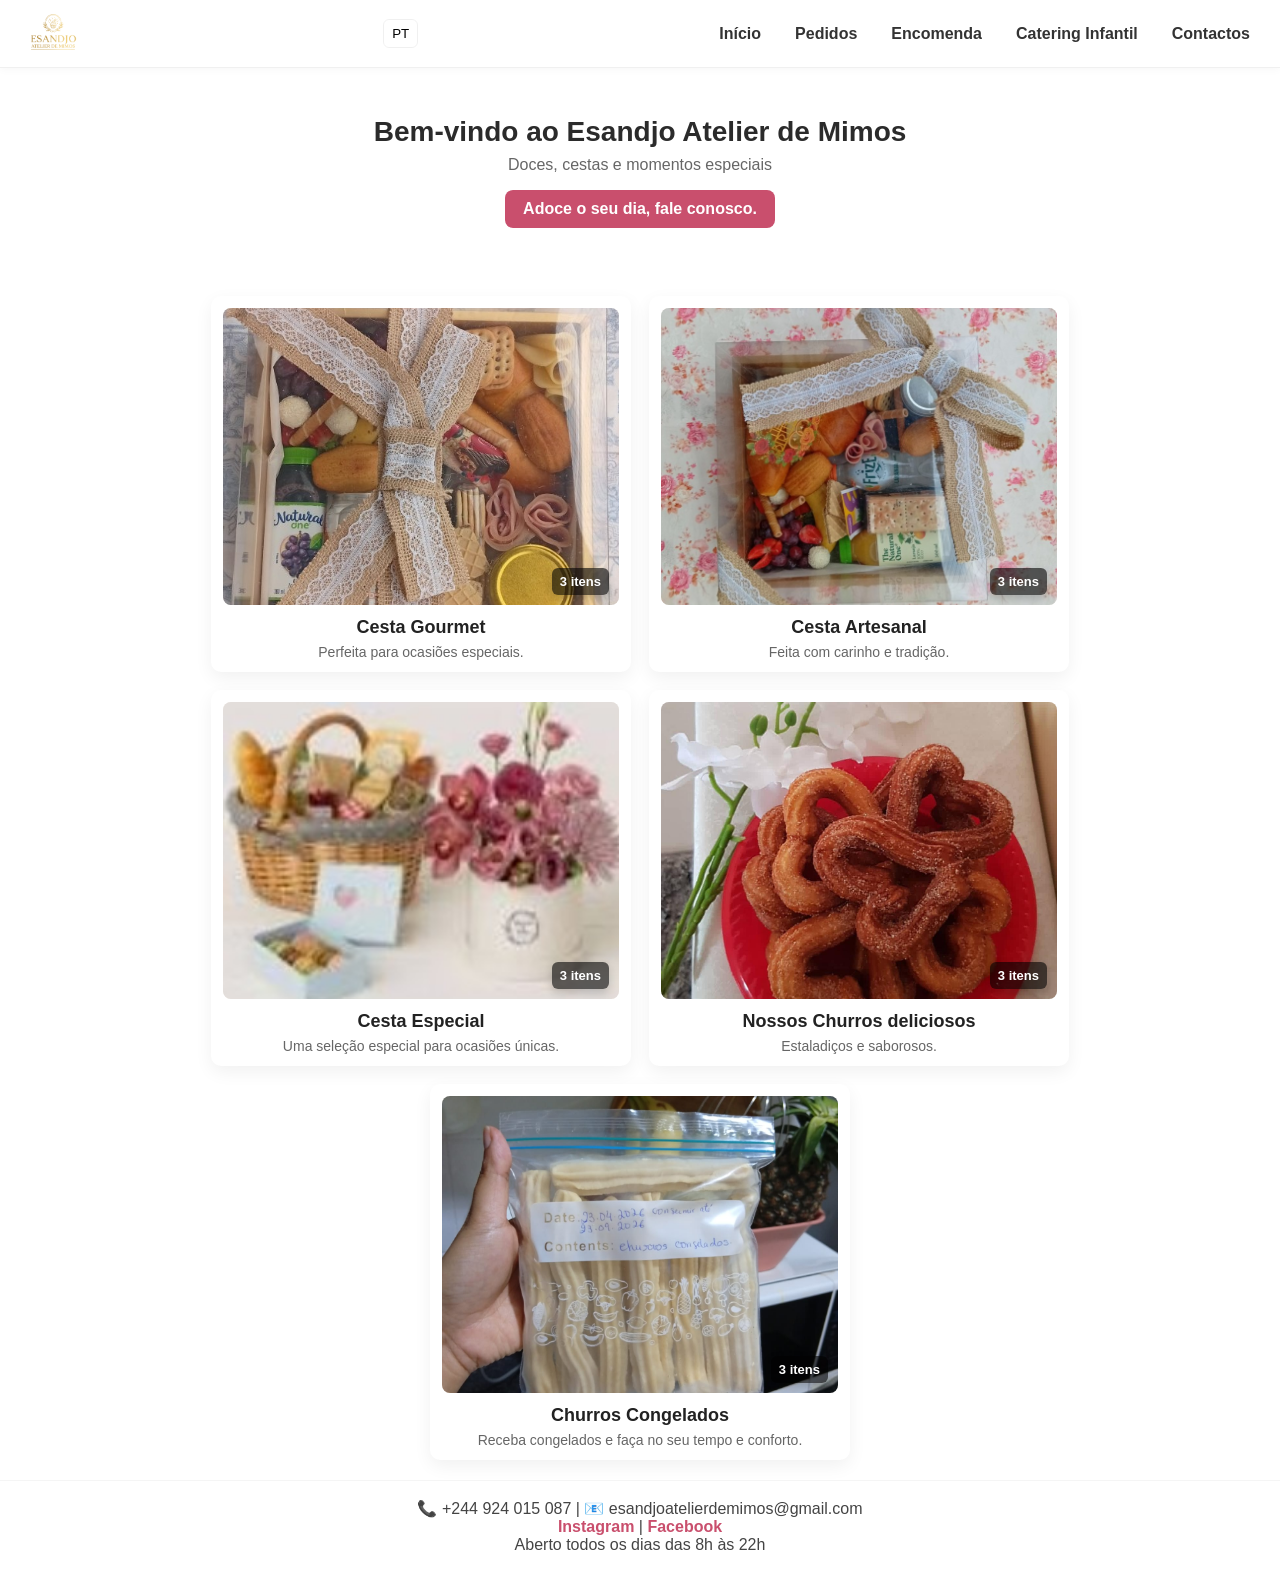
<file: index.html>
<!DOCTYPE html>
<html lang="pt">
<head>
  <meta charset="utf-8" />
  <meta name="viewport" content="width=device-width,initial-scale=1" />
  <title>Esandjo Atelier de Mimos</title>
  <link rel="icon" type="image/png" href="imagens/esandjo.logo.jpg" />
  <link rel="stylesheet" href="base.css">
</head>
<body>

  <!-- Navbar -->
  <nav class="navbar">
    <a href="index.html" aria-label="Início">
      <img src="imagens/esandjo.logo.jpg" alt="Logo Esandjo" class="logo" />
    </a>

    <!-- Menu hamburguer centralizado (círculo com 3 linhas) -->
    <button class="menu-toggle" id="menu-toggle" aria-expanded="false" aria-label="Abrir menu" onclick="toggleMenu()">
      <svg width="44" height="44" viewBox="0 0 44 44" aria-hidden="true" focusable="false" role="img">
        <circle class="menu-circle" cx="22" cy="22" r="20" fill="transparent" stroke="none"></circle>
        <rect class="menu-line l1" x="10" y="15" width="24" height="2" rx="1"></rect>
        <rect class="menu-line l2" x="10" y="21" width="24" height="2" rx="1"></rect>
        <rect class="menu-line l3" x="10" y="27" width="24" height="2" rx="1"></rect>
      </svg>
    </button>

    <div class="lang-selector">
      <button onclick="setLang('pt')">PT</button>
      
    </div>

    <div class="nav-links" id="nav-links">
      <a href="index.html" class="nav-link" data-key="home">Início</a>
      <a href="pedidos.html" class="nav-link" data-key="pedidos">Pedidos</a>
      <a href="encomendas.html" class="nav-link" data-key="encomenda">Encomenda</a>
      <a href="catering.html" class="nav-link" data-key="catering">Catering Infantil</a>
      <a href="contactos.html" class="nav-link" data-key="contactos">Contactos</a>
    </div>
  </nav>

  <!-- Hero -->
  <header class="hero">
    <h1 id="page-title">Bem-vindo ao Esandjo Atelier de Mimos</h1>
    <p id="subtitle">Doces, cestas e momentos especiais</p>
    <a href="https://www.instagram.com/esandjo_atelierdemimos/" class="cta-btn" id="cta">Adoce o seu dia, fale conosco</a>
	  </header>

  <!-- Galeria: cada card referencia um set via data-set e lista de itens em data-items (uma entrada por linha para melhor manutenção) -->
  <section class="destaques" aria-label="Galeria de Cestas">

    <!-- Cesta 1: três itens (duas imagens + vídeo) -->
    <div class="card">
      <div class="media"
           data-set="set-cesta1"
           data-items="
             imagens/cesta1.jpg
             imagens/cesta1a.jpg
             imagens/Montagem.mp4
           ">
        <img src="imagens/cesta1.jpg" alt="Cesta 1" />
        <button class="media-more-badge" aria-hidden="true">3 itens</button>
      </div>
      <h3 class="item-name">Cesta Gourmet</h3>
      <p class="item-desc">Perfeita para ocasiões especiais.</p>
    </div>

    <!-- Cesta 2: três itens (duas imagens + vídeo) -->
    <div class="card">
      <div class="media"
           data-set="set-cesta2"
           data-items="
             imagens/cesta2.jpg
             imagens/cesta2a.jpg
             videos/cesta2b.mp4
           ">
        <img src="imagens/cesta2.jpg" alt="Cesta 2" />
        <button class="media-more-badge" aria-hidden="true">3 itens</button>
      </div>
      <h3 class="item-name">Cesta Artesanal</h3>
      <p class="item-desc">Feita com carinho e tradição.</p>
    </div>

    <!-- Cesta 3: exemplo adicional com três itens -->
    <div class="card">
      <div class="media"
           data-set="set-cesta3"
           data-items="
             imagens/cesta3.jpg
             imagens/cesta3a.jpg
             videos/cesta3b.mp4
           ">
        <img src="imagens/cesta3.jpg" alt="Cesta 3" />
        <button class="media-more-badge" aria-hidden="true">3 itens</button>
      </div>
      <h3 class="item-name">Cesta Especial</h3>
      <p class="item-desc">Uma seleção especial para ocasiões únicas.</p>
    </div>
	
	
	
	<div class="card">
      <div class="media"
           data-set="set-net1"
           data-items="
             imagens/net1.jpg
             imagens/net1a.jpg
             imagens/net1b.jpg
           ">
        <img src="imagens/net1.jpg" alt="net 1" />
        <button class="media-more-badge" aria-hidden="true">3 itens</button>
      </div>
      <h3 class="item-name">Nossos Churros deliciosos</h3>
      <p class="item-desc">Estaladiços e saborosos.</p>
    </div>
	
	<div class="card">
      <div class="media"
           data-set="set-churros"
           data-items="
             imagens/churros1.jpg
             imagens/churrosa.jpg
             imagens/churrosb.jpg
           ">
        <img src="imagens/churros1.jpg" alt="Churros" />
        <button class="media-more-badge" aria-hidden="true">3 itens</button>
      </div>
      <h3 class="item-name">Churros Congelados</h3>
      <p class="item-desc">Receba congelados e faça no seu tempo e conforto.</p>
    </div>

  </section>

  <!-- Lightbox -->
  <div id="lightbox" class="lightbox" role="dialog" aria-hidden="true" aria-label="Visualizador de mídia">
    <div class="lightbox-content" role="document">
      <div class="lightbox-controls" aria-hidden="false">
        <button class="prev" aria-label="Anterior" title="Anterior">&#10094;</button>
        <button class="next" aria-label="Próximo" title="Próximo">&#10095;</button>
      </div>
      <span class="close" role="button" aria-label="Fechar" title="Fechar">&times;</span>

      <!-- Área principal do media (grande, ocupa >80% da altura) -->
      <div id="lightbox-media" class="lightbox-media" tabindex="0"></div>

      <!-- Miniaturas do set (adicionadas dinamicamente) -->
      <div id="lightbox-thumbs" class="lightbox-thumbs" aria-hidden="false"></div>

      <!-- Botão Play grande (aparece quando autoplay bloqueado para vídeos) -->
      <button id="lb-play" class="lb-play-btn" aria-label="Reproduzir">Reproduzir</button>
    </div>
  </div>

  <!-- Footer -->
  <footer>
    <p id="contacts">📞 +244 924 015 087 | 📧 esandjoatelierdemimos@gmail.com</p>
    <p>
      <a href="https://www.instagram.com/esandjo_atelierdemimos/" target="_blank" id="insta">Instagram</a> |
      <a href="https://www.facebook.com/esandjoatelierdemimos/" target="_blank" id="fb">Facebook</a>
    </p>
    <p id="open-hours">Aberto todos os dias das 8h às 22h</p>
  </footer>

  <script>
    // Toggle do menu: atualiza aria-expanded e classe 'open' para animação
    function toggleMenu() {
      const nav = document.getElementById("nav-links");
      const btn = document.getElementById("menu-toggle");
      const isOpen = btn.classList.toggle('open');
      nav.classList.toggle("show");
      btn.setAttribute('aria-expanded', isOpen ? 'true' : 'false');
      btn.setAttribute('aria-label', isOpen ? 'Fechar menu' : 'Abrir menu');
    }

    // Fecha o menu se clicar fora
    document.addEventListener("click", function(e){
      const nav = document.getElementById("nav-links");
      const btn = document.getElementById("menu-toggle");
      if (!nav || !btn) return;
      if (!nav.contains(e.target) && !btn.contains(e.target)) {
        nav.classList.remove("show");
        btn.classList.remove("open");
        btn.setAttribute('aria-expanded', 'false');
        btn.setAttribute('aria-label', 'Abrir menu');
      }
    });

    // Multilanguage (mantido)
    const translations = {
      pt:{pageTitle:"Bem-vindo ao Esandjo Atelier de Mimos",subtitle:"Doces, cestas e momentos especiais",cta:"Adoce o seu dia, fale conosco.",openHours:"Aberto todos os dias das 8h às 22h",insta:"Instagram",fb:"Facebook",
          navbar:{home:"Início",cestas:"Cestas & Mimos",pedidos:"Pedidos",encomenda:"Encomenda",catering:"Catering Infantil",contactos:"Contactos"},
          items:{}, desc:{}},
      en:{pageTitle:"Welcome to Esandjo Atelier de Mimos",subtitle:"Sweets, baskets and special moments",cta:"Explore Baskets",openHours:"Open daily from 8am to 10pm",insta:"Instagram",fb:"Facebook",navbar:{},items:{},desc:{}},
      zh:{pageTitle:"欢迎来到 Esandjo Atelier de Mimos",subtitle:"甜点、礼篮和特别时刻",cta:"探索礼篮",openHours:"每天营业，早上8点到晚上10点",insta:"Instagram",fb:"Facebook",navbar:{},items:{},desc:{}}
    };
    function setLang(lang){ localStorage.setItem("siteLang", lang); applyLang(lang); }
    function applyLang(lang){
      if(document.getElementById('page-title')) document.getElementById('page-title').textContent = translations[lang].pageTitle || document.getElementById('page-title').textContent;
      if(document.getElementById('subtitle')) document.getElementById('subtitle').textContent = translations[lang].subtitle || document.getElementById('subtitle').textContent;
      if(document.getElementById('cta')) document.getElementById('cta').textContent = translations[lang].cta || document.getElementById('cta').textContent;
      if(document.getElementById('open-hours')) document.getElementById('open-hours').textContent = translations[lang].openHours || document.getElementById('open-hours').textContent;
      if(document.getElementById('insta')) document.getElementById('insta').textContent = translations[lang].insta || document.getElementById('insta').textContent;
      if(document.getElementById('fb')) document.getElementById('fb').textContent = translations[lang].fb || document.getElementById('fb').textContent;
      document.querySelectorAll('.nav-link').forEach(link => {
        const key = link.getAttribute("data-key");
        if(translations[lang].navbar && translations[lang].navbar[key]) link.textContent = translations[lang].navbar[key];
      });
    }

    window.addEventListener("load", function(){
      const lang = localStorage.getItem("siteLang") || "pt";
      applyLang(lang);
      initGallery();
    });

    /* -------------------------
       Gallery / Lightbox logic
       - Each .media element must have:
         data-set="unique-id"
         data-items="one entry per line (or comma separated)"
       - The script builds galleries from data-items automatically.
       - Works for any number of cards and supports images and videos.
       - In the gallery thumbnails we DO NOT show a play overlay.
       - Instead we show a "badge" indicating how many items the set contains.
       - Lightbox shows the active media large (>=80vh) and thumbnails below.
       - Clicking outside the lightbox content closes it.
       ------------------------- */

    const lb = document.getElementById("lightbox");
    const lbMedia = document.getElementById("lightbox-media");
    const lbThumbs = document.getElementById("lightbox-thumbs");
    const prevBtn = document.querySelector(".prev");
    const nextBtn = document.querySelector(".next");
    const closeBtn = document.querySelector(".close");
    const lbPlayBtn = document.getElementById("lb-play");

    const galleries = {}; // populated at init
    let currentSet = null;
    let currentIndex = 0;
    let controlsBound = false;

    function initGallery(){
      // reset galleries
      for (const k in galleries) delete galleries[k];

      // Find all .media elements with data-items and data-set
      const mediaEls = document.querySelectorAll('.media[data-items][data-set]');
      mediaEls.forEach(el => {
        const setName = el.getAttribute('data-set').trim();
        const raw = el.getAttribute('data-items') || '';

        // Split by newlines or commas, trim each line
        const parts = raw.split(/[\n,]+/).map(s => s.trim()).filter(Boolean);

        // build items array with type detection by extension
        const items = parts.map(src => {
          const lower = src.toLowerCase();
          const isVideo = lower.endsWith('.mp4') || lower.endsWith('.webm') || lower.endsWith('.ogg');
          return { type: isVideo ? 'video' : 'img', src: src };
        });

        galleries[setName] = items;

        // Remove previous handler if any, then add click handler
        if (el._openHandler) el.removeEventListener('click', el._openHandler);
        el._openHandler = (e) => {
          openLightbox(0, setName);
        };
        el.addEventListener('click', el._openHandler);

        // Ensure gallery thumbnail does NOT show play overlay.
        // Instead update or create a "more" badge showing number of items.
        updateMoreBadge(el, items.length);
      });

      // Bind controls once
      if (!controlsBound) {
        prevBtn.addEventListener('click', () => changeSlide(-1));
        nextBtn.addEventListener('click', () => changeSlide(1));
        closeBtn.addEventListener('click', closeLightbox);
        lbPlayBtn.addEventListener('click', onLbPlayClick);

        // Keyboard
        document.addEventListener('keydown', function(e){
          if (lb.getAttribute('aria-hidden') === 'true') return;
          if (e.key === 'Escape') closeLightbox();
          if (e.key === 'ArrowLeft') changeSlide(-1);
          if (e.key === 'ArrowRight') changeSlide(1);
        });

        // Click outside closes (click on overlay but outside content)
        lb.addEventListener('click', function(e){
          if (e.target === lb) closeLightbox();
        });

        // Swipe support
        addSwipeSupport();

        controlsBound = true;
      }
    }

    // Replace or create the "more" badge inside the gallery thumbnail
    function updateMoreBadge(mediaEl, count){
      const existingPlay = mediaEl.querySelector('.play-overlay');
      if (existingPlay) existingPlay.remove();

      let badge = mediaEl.querySelector('.media-more-badge');
      if (!badge) {
        badge = document.createElement('button');
        badge.className = 'media-more-badge';
        badge.setAttribute('aria-hidden', 'true');
        mediaEl.appendChild(badge);
      }
      badge.textContent = (count > 1) ? `${count} itens` : `${count} item`;
    }

    function openLightbox(index, setName){
      const set = galleries[setName];
      if (!set || set.length === 0) return;
      currentSet = setName;
      currentIndex = Math.max(0, Math.min(index || 0, set.length - 1));
      showMedia();
      populateThumbs();
      lb.setAttribute('aria-hidden','false');
      lb.style.display = 'flex';
      document.body.style.overflow = 'hidden';
      setTimeout(()=> lbMedia.focus(), 60);
    }

    function closeLightbox(){
      const v = lbMedia.querySelector('video');
      if (v) { try { v.pause(); v.currentTime = 0; } catch(e){} }
      lb.setAttribute('aria-hidden','true');
      lb.style.display = 'none';
      lbMedia.innerHTML = '';
      lbThumbs.innerHTML = '';
      lbPlayBtn.classList.remove('show');
      currentSet = null;
      document.body.style.overflow = '';
    }

    function changeSlide(direction){
      if (!currentSet) return;
      const items = galleries[currentSet];
      if (!items || items.length === 0) return;
      currentIndex = (currentIndex + direction + items.length) % items.length;
      showMedia();
      highlightActiveThumb();
    }

    function showMedia(){
      const items = galleries[currentSet];
      if (!items || !items[currentIndex]) return;
      const item = items[currentIndex];

      lbMedia.innerHTML = '';
      lbMedia.classList.remove('loading','error');
      lbMedia.removeAttribute('data-message');
      lbPlayBtn.classList.remove('show');

      const len = items.length;
      prevBtn.disabled = len <= 1;
      nextBtn.disabled = len <= 1;

      lbMedia.classList.add('active-media');

      if (item.type === 'img'){
        const img = new Image();
        img.alt = item.alt || '';
        img.loading = 'eager';
        img.style.maxHeight = '86vh';
        img.style.width = 'auto';
        img.style.maxWidth = '100%';
        lbMedia.classList.add('loading');
        lbMedia.setAttribute('data-message', 'A carregar imagem...');
        img.onload = () => {
          lbMedia.classList.remove('loading');
          lbMedia.removeAttribute('data-message');
          lbMedia.innerHTML = '';
          img.classList.add('video-force-repaint');
          lbMedia.appendChild(img);
          highlightActiveThumb();
        };
        img.onerror = () => {
          lbMedia.classList.remove('loading');
          lbMedia.classList.add('error');
          lbMedia.setAttribute('data-message', 'Erro ao carregar imagem');
          lbMedia.innerHTML = '';
        };
        img.src = item.src;
      } else if (item.type === 'video'){
        const video = document.createElement('video');
        video.setAttribute('playsinline','');
        video.controls = true;
        video.preload = 'metadata';
        video.style.maxHeight = '86vh';
        video.style.width = 'auto';
        video.setAttribute('aria-label','Vídeo');
        video.className = 'lb-video';

        const source = document.createElement('source');
        source.src = item.src;
        if (item.src.toLowerCase().endsWith('.mp4')) source.type = 'video/mp4';
        else if (item.src.toLowerCase().endsWith('.webm')) source.type = 'video/webm';
        else if (item.src.toLowerCase().endsWith('.ogg')) source.type = 'video/ogg';
        video.appendChild(source);

        lbMedia.classList.add('loading');
        lbMedia.setAttribute('data-message', 'A carregar vídeo...');

        video.muted = true;
        video.autoplay = true;
        video.playsInline = true;

        lbMedia.innerHTML = '';
        lbMedia.appendChild(video);

        const playPromise = video.play();
        if (playPromise !== undefined) {
          playPromise.then(() => {
            lbMedia.classList.remove('loading');
            lbMedia.removeAttribute('data-message');
            highlightActiveThumb();
          }).catch(err => {
            console.warn('Autoplay bloqueado:', err);
            lbMedia.classList.remove('loading');
            lbMedia.removeAttribute('data-message');
            lbPlayBtn.classList.add('show');
            highlightActiveThumb();
          });
        } else {
          lbMedia.classList.remove('loading');
          lbMedia.removeAttribute('data-message');
          highlightActiveThumb();
        }

        video.addEventListener('error', () => {
          lbMedia.classList.remove('loading');
          lbMedia.classList.add('error');
          lbMedia.setAttribute('data-message', 'Erro ao carregar vídeo');
          lbPlayBtn.classList.remove('show');
        });

        const tryPlayOnInteraction = () => {
          if (video.paused) {
            video.play().catch(e => {
              console.warn('Play falhou após interação:', e);
              lbPlayBtn.classList.add('show');
            });
          }
        };
        lbMedia.addEventListener('click', tryPlayOnInteraction, { once: true });

        const tryPlayAfterNav = () => { setTimeout(()=> { const v = lbMedia.querySelector('video'); if (v && v.paused) v.play().catch(()=>{}); }, 60); };
        prevBtn.removeEventListener('click', tryPlayAfterNav);
        nextBtn.removeEventListener('click', tryPlayAfterNav);
        prevBtn.addEventListener('click', tryPlayAfterNav);
        nextBtn.addEventListener('click', tryPlayAfterNav);
      } else {
        const fallback = document.createElement('img');
        fallback.src = item.src;
        lbMedia.appendChild(fallback);
        highlightActiveThumb();
      }
    }

    function populateThumbs(){
      lbThumbs.innerHTML = '';
      if (!currentSet) return;
      const items = galleries[currentSet];
      if (!items || items.length === 0) return;

      items.forEach((it, idx) => {
        const btn = document.createElement('button');
        btn.type = 'button';
        btn.className = 'lb-thumb';
        btn.setAttribute('data-index', idx);
        btn.style.border = 'none';
        btn.style.background = 'transparent';
        btn.style.padding = '0';
        btn.style.cursor = 'pointer';
        btn.style.display = 'inline-flex';
        btn.style.alignItems = 'center';
        btn.style.justifyContent = 'center';
        btn.style.position = 'relative';

        if (it.type === 'img') {
          const timg = document.createElement('img');
          timg.src = it.src;
          timg.alt = '';
          timg.style.width = '84px';
          timg.style.height = '56px';
          timg.style.objectFit = 'cover';
          timg.style.borderRadius = '6px';
          timg.style.boxShadow = '0 2px 6px rgba(0,0,0,0.12)';
          btn.appendChild(timg);
        } else {
          const tv = document.createElement('video');
          tv.muted = true;
          tv.playsInline = true;
          tv.preload = 'metadata';
          tv.style.width = '84px';
          tv.style.height = '56px';
          tv.style.objectFit = 'cover';
          tv.style.borderRadius = '6px';
          tv.style.boxShadow = '0 2px 6px rgba(0,0,0,0.12)';
          const s = document.createElement('source');
          s.src = it.src;
          if (it.src.toLowerCase().endsWith('.mp4')) s.type = 'video/mp4';
          else if (it.src.toLowerCase().endsWith('.webm')) s.type = 'video/webm';
          else if (it.src.toLowerCase().endsWith('.ogg')) s.type = 'video/ogg';
          tv.appendChild(s);
          const wrapper = document.createElement('div');
          wrapper.style.position = 'relative';
          wrapper.style.display = 'inline-block';
          wrapper.appendChild(tv);

          const ov = document.createElement('div');
          ov.className = 'thumb-play-overlay';
          ov.innerHTML = '<svg viewBox="0 0 24 24" width="16" height="16" fill="#fff" aria-hidden="true"><path d="M8 5v14l11-7z"/></svg>';
          wrapper.appendChild(ov);

          btn.appendChild(wrapper);
        }

        btn.addEventListener('click', () => {
          currentIndex = idx;
          showMedia();
          highlightActiveThumb();
        });

        lbThumbs.appendChild(btn);
      });

      highlightActiveThumb();
    }

    function highlightActiveThumb(){
      const thumbs = lbThumbs.querySelectorAll('.lb-thumb');
      thumbs.forEach((t, i) => {
        if (i === currentIndex) {
          t.style.outline = '3px solid rgba(201,79,109,0.18)';
          t.style.outlineOffset = '4px';
        } else {
          t.style.outline = 'none';
        }
      });

      const active = lbThumbs.querySelector('.lb-thumb[data-index="'+currentIndex+'"]');
      if (active) active.scrollIntoView({ behavior: 'smooth', inline: 'center', block: 'nearest' });
    }

    function onLbPlayClick() {
      const v = lbMedia.querySelector('video');
      if (!v) return;
      try { v.muted = false; } catch(e) {}
      v.play().then(() => {
        lbPlayBtn.classList.remove('show');
      }).catch(err => {
        console.warn('Play falhou após clique:', err);
      });
    }

    function addSwipeSupport(){
      let startX = 0;
      let endX = 0;
      const THRESHOLD = 40;
      lbMedia.addEventListener('touchstart', function(e){ startX = e.changedTouches[0].screenX; }, {passive:true});
      lbMedia.addEventListener('touchend', function(e){
        endX = e.changedTouches[0].screenX;
        const diff = endX - startX;
        if (Math.abs(diff) > THRESHOLD){
          if (diff > 0) changeSlide(-1); else changeSlide(1);
        }
      }, {passive:true});
    }

    // Utility: allow adding new cards dynamically and re-initializing bindings
    function refreshGalleryBindings(){
      initGallery();
    }
    window.refreshGalleryBindings = refreshGalleryBindings;

  </script>
</body>
</html>
</file>
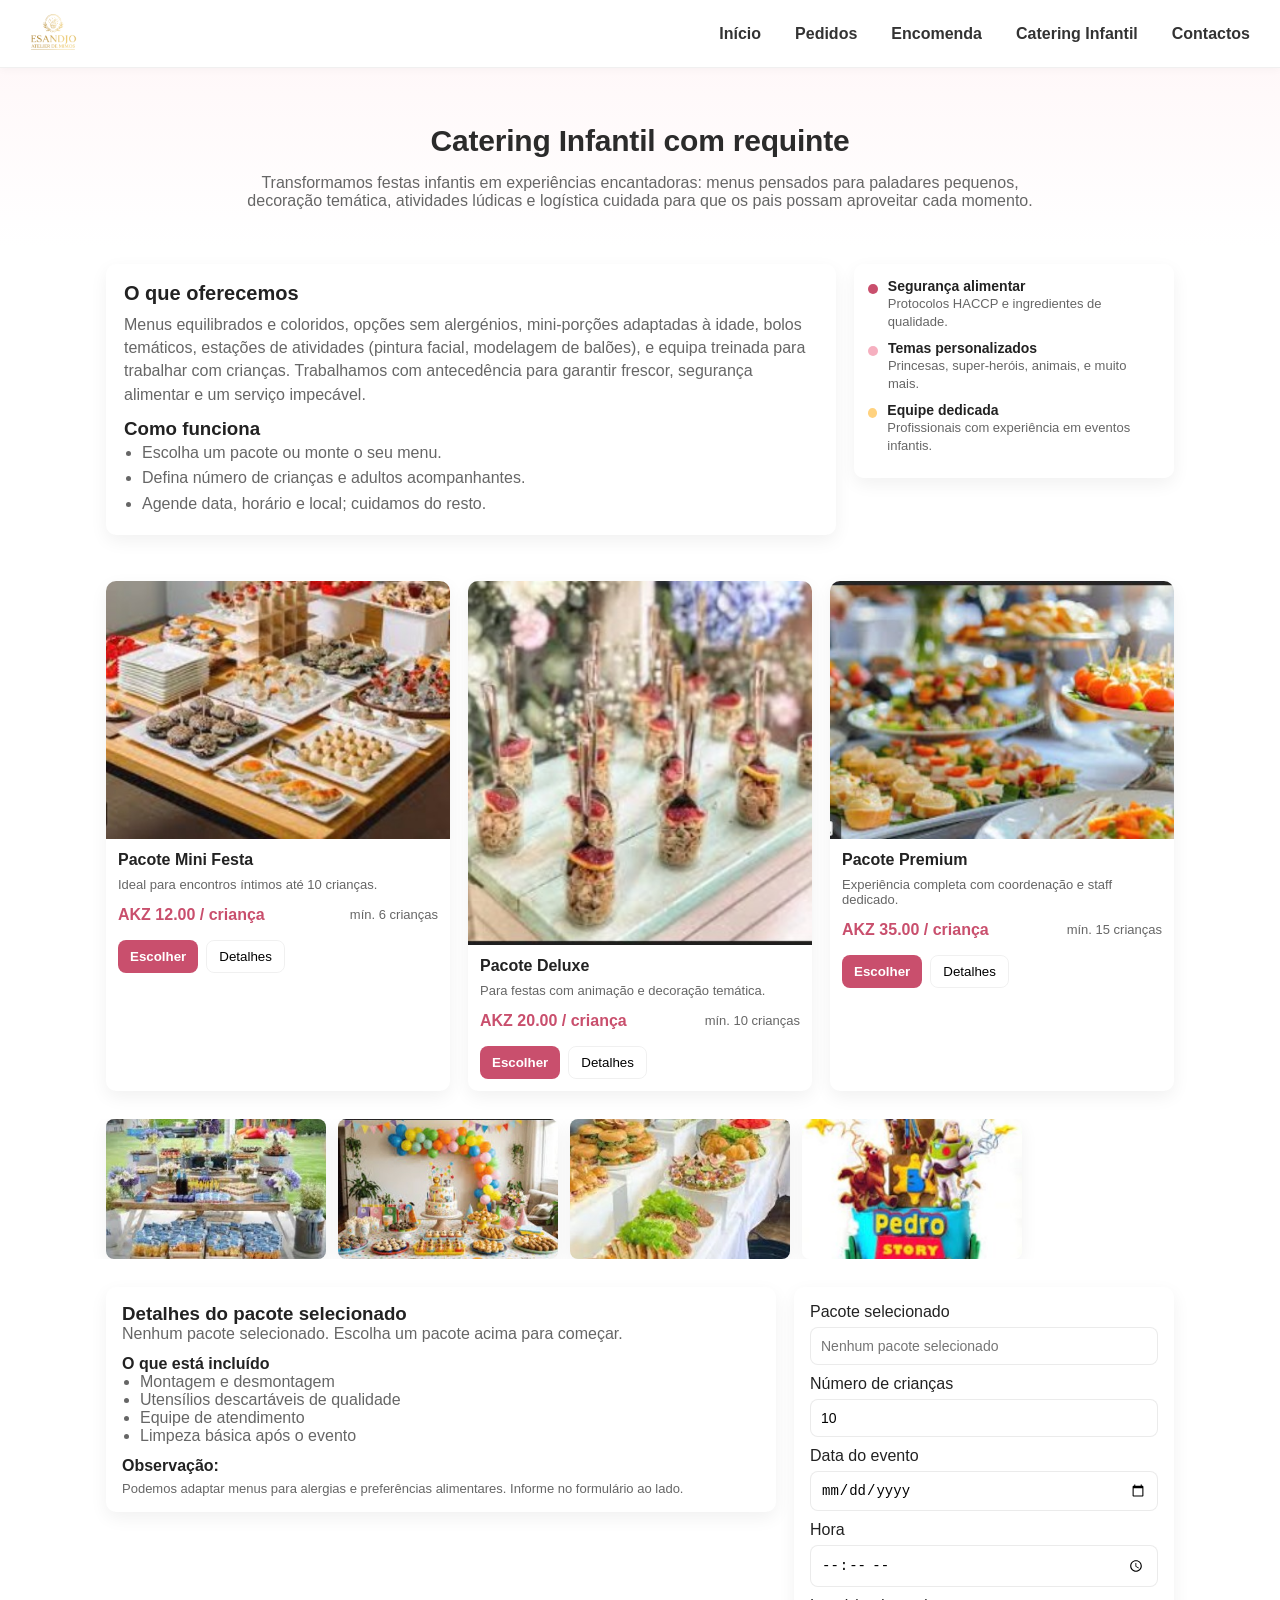
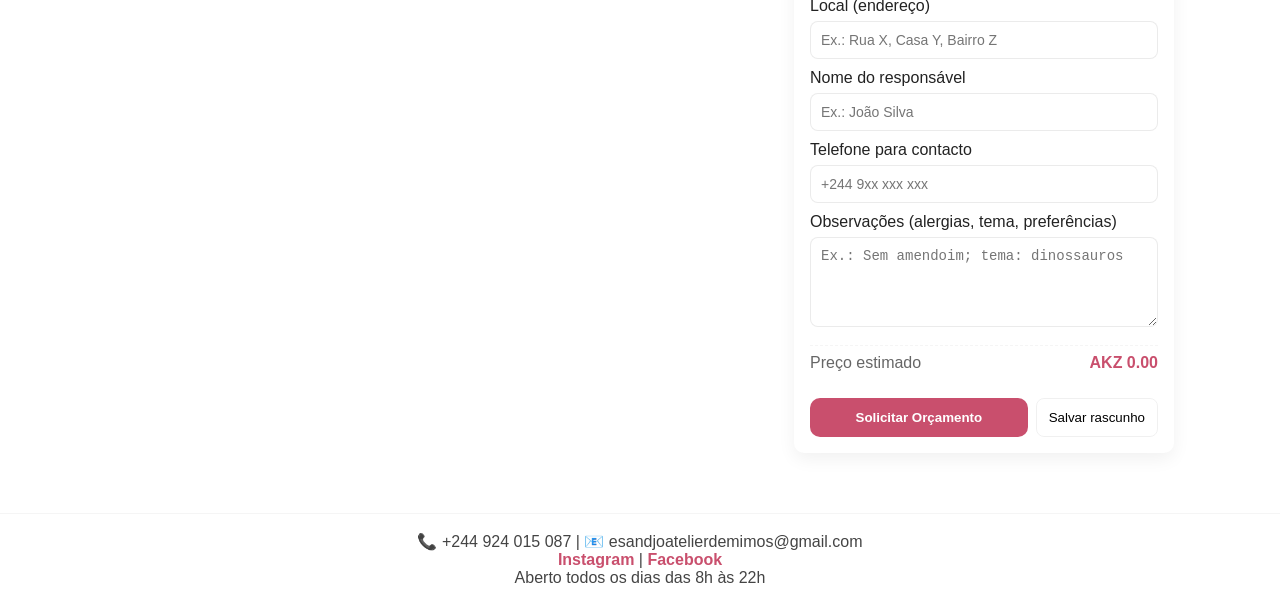
<file: catering.html>
<!DOCTYPE html>
<html lang="pt">
<head>
  <meta charset="utf-8" />
  <meta name="viewport" content="width=device-width,initial-scale=1" />
  <title>Catering Infantil — Esandjo Atelier de Mimos</title>
  <link rel="icon" type="image/png" href="imagens/esandjo.logo.jpg" />
  <link rel="stylesheet" href="base.css" />
  <style>
    /* Estilos específicos para catering infantil */
    .hero {
      padding: 56px 16px 36px;
      background: linear-gradient(180deg, #fff8f9 0%, #fff 100%);
    }
    .hero h1 { font-size: 30px; letter-spacing: -0.2px; }
    .hero p { max-width: 820px; margin: 8px auto 0; }

    .intro {
      max-width: 1100px;
      margin: 18px auto;
      padding: 0 16px 28px;
      display:flex;
      gap:18px;
      align-items:flex-start;
    }
    .intro .lead {
      flex:1;
      background: var(--card-bg);
      border-radius: calc(var(--radius) + 2px);
      box-shadow: var(--shadow);
      padding: 18px;
    }
    .intro .lead h2 { margin:0 0 8px; font-size:20px; }
    .intro .lead p { color:var(--muted); line-height:1.45; }

    .intro .highlights {
      width: 320px;
      min-width: 240px;
      background: linear-gradient(180deg,#fff,#fff);
      border-radius: calc(var(--radius) + 2px);
      box-shadow: var(--shadow);
      padding: 14px;
    }
    .highlight-item { display:flex; gap:10px; align-items:flex-start; margin-bottom:10px; }
    .highlight-item strong { display:block; font-size:14px; }
    .highlight-item span { color:var(--muted); font-size:13px; }

    /* Menu packages grid */
    .packages {
      max-width: 1100px;
      margin: 6px auto 28px;
      padding: 0 16px;
      display:grid;
      grid-template-columns: repeat(auto-fit, minmax(260px, 1fr));
      gap: 18px;
    }
    .package {
      background: var(--card-bg);
      border-radius: calc(var(--radius) + 2px);
      box-shadow: var(--shadow);
      overflow: hidden;
      display:flex;
      flex-direction:column;
    }
    .package .pkg-thumb { aspect-ratio: 4/3; background:var(--fill); display:flex; align-items:center; justify-content:center; }
    .package .pkg-thumb img { width:100%; height:100%; object-fit:cover; display:block; }
    .package .pkg-body { padding:12px; display:flex; flex-direction:column; gap:8px; }
    .package h3 { margin:0; font-size:16px; }
    .pkg-desc { color:var(--muted); font-size:13px; }
    .pkg-meta { display:flex; gap:8px; align-items:center; justify-content:space-between; margin-top:6px; }
    .pkg-price { font-weight:900; color:var(--accent); }
    .pkg-actions { display:flex; gap:8px; margin-top:8px; }
    .btn-choose { background:var(--accent); color:#fff; border:0; padding:8px 12px; border-radius:8px; cursor:pointer; font-weight:800; }
    .btn-info { background:transparent; border:1px solid rgba(0,0,0,0.06); padding:8px 12px; border-radius:8px; cursor:pointer; }

    /* Details & booking form */
    .booking {
      max-width: 1100px;
      margin: 18px auto 60px;
      padding: 0 16px;
      display:grid;
      grid-template-columns: 1fr 380px;
      gap: 18px;
      align-items:start;
    }
    .booking .details {
      background: var(--card-bg);
      border-radius: calc(var(--radius) + 2px);
      box-shadow: var(--shadow);
      padding: 16px;
    }
    .booking .form {
      background: var(--card-bg);
      border-radius: calc(var(--radius) + 2px);
      box-shadow: var(--shadow);
      padding: 16px;
      display:flex;
      flex-direction:column;
      gap:10px;
    }
    .field { display:flex; flex-direction:column; gap:6px; }
    .field input, .field select, .field textarea {
      padding:10px; border-radius:8px; border:1px solid rgba(0,0,0,0.08); font-size:14px;
    }
    .field textarea { min-height:90px; resize:vertical; }

    .summary-mini { display:flex; gap:8px; align-items:center; justify-content:space-between; padding:8px 0; border-top:1px dashed rgba(0,0,0,0.04); margin-top:8px; }

    .cta-row { display:flex; gap:8px; margin-top:8px; }
    .btn-final { background:var(--accent); color:#fff; border:0; padding:12px 14px; border-radius:10px; font-weight:900; cursor:pointer; flex:1; }
    .btn-clear { background:transparent; border:1px solid rgba(0,0,0,0.06); padding:10px 12px; border-radius:8px; cursor:pointer; }

    /* Gallery small preview */
    .gallery-preview {
      max-width: 1100px;
      margin: 0 auto 28px;
      padding: 0 16px;
      display:flex;
      gap:12px;
      overflow:auto;
      -webkit-overflow-scrolling: touch;
    }
    .gallery-preview img { width:220px; height:140px; object-fit:cover; border-radius:8px; box-shadow:0 6px 18px rgba(0,0,0,0.06); cursor:pointer; }

    /* IA suggestion toast */
    .ai-toast {
      position: fixed;
      left: 50%;
      transform: translateX(-50%);
      bottom: 86px;
      background: rgba(0,0,0,0.9);
      color: #fff;
      padding: 12px 16px;
      border-radius: 10px;
      z-index: 13000;
      display: none;
      align-items: center;
      gap: 10px;
      box-shadow: 0 8px 24px rgba(0,0,0,0.3);
      max-width: 92%;
      text-align: center;
      font-size: 14px;
    }
    .ai-toast.show { display:flex; }

    @media (max-width: 980px){
      .booking { grid-template-columns: 1fr; }
      .intro { flex-direction:column; }
      .intro .highlights { width:100%; }
      .gallery-preview img { width:160px; height:100px; }
    }
  </style>
</head>
<body>

  <!-- Navbar (padronizado institucional, sem botões de idioma) -->
  <nav class="navbar">
    <a href="index.html" aria-label="Início">
      <img src="imagens/esandjo.logo.jpg" alt="Logo Esandjo" class="logo" />
    </a>

    <!-- Menu hamburguer centralizado (círculo com 3 linhas) -->
    <button class="menu-toggle" id="menu-toggle" aria-expanded="false" aria-label="Abrir menu" onclick="toggleMenu()">
      <svg width="44" height="44" viewBox="0 0 44 44" aria-hidden="true" focusable="false" role="img">
        <circle class="menu-circle" cx="22" cy="22" r="20" fill="transparent" stroke="none"></circle>
        <rect class="menu-line l1" x="10" y="15" width="24" height="2" rx="1"></rect>
        <rect class="menu-line l2" x="10" y="21" width="24" height="2" rx="1"></rect>
        <rect class="menu-line l3" x="10" y="27" width="24" height="2" rx="1"></rect>
      </svg>
    </button>

    <div class="nav-links" id="nav-links">
      <a href="index.html" class="nav-link" data-key="home">Início</a>
      <a href="pedidos.html" class="nav-link" data-key="pedidos">Pedidos</a>
      <a href="encomendas.html" class="nav-link" data-key="encomenda">Encomenda</a>
      <a href="catering.html" class="nav-link" data-key="catering">Catering Infantil</a>
      <a href="contactos.html" class="nav-link" data-key="contactos">Contactos</a>
    </div>
  </nav>

  <!-- Hero -->
  <header class="hero">
    <h1>Catering Infantil com requinte</h1>
    <p>Transformamos festas infantis em experiências encantadoras: menus pensados para paladares pequenos, decoração temática, atividades lúdicas e logística cuidada para que os pais possam aproveitar cada momento.</p>
  </header>

  <!-- Intro com destaques -->
  <section class="intro" aria-label="Introdução ao catering infantil">
    <div class="lead" role="region" aria-labelledby="lead-title">
      <h2 id="lead-title">O que oferecemos</h2>
      <p>Menus equilibrados e coloridos, opções sem alergénios, mini-porções adaptadas à idade, bolos temáticos, estações de atividades (pintura facial, modelagem de balões), e equipa treinada para trabalhar com crianças. Trabalhamos com antecedência para garantir frescor, segurança alimentar e um serviço impecável.</p>

      <h3 style="margin-top:12px;">Como funciona</h3>
      <ul style="color:var(--muted); margin-left:18px; line-height:1.6;">
        <li>Escolha um pacote ou monte o seu menu.</li>
        <li>Defina número de crianças e adultos acompanhantes.</li>
        <li>Agende data, horário e local; cuidamos do resto.</li>
      </ul>
    </div>

    <aside class="highlights" aria-hidden="false">
      <div class="highlight-item">
        <div style="width:10px;height:10px;border-radius:50%;background:var(--accent);margin-top:6px;"></div>
        <div><strong>Segurança alimentar</strong><span>Protocolos HACCP e ingredientes de qualidade.</span></div>
      </div>
      <div class="highlight-item">
        <div style="width:10px;height:10px;border-radius:50%;background:#f6b0c0;margin-top:6px;"></div>
        <div><strong>Temas personalizados</strong><span>Princesas, super-heróis, animais, e muito mais.</span></div>
      </div>
      <div class="highlight-item">
        <div style="width:10px;height:10px;border-radius:50%;background:#ffd27f;margin-top:6px;"></div>
        <div><strong>Equipe dedicada</strong><span>Profissionais com experiência em eventos infantis.</span></div>
      </div>
    </aside>
  </section>

  <!-- Packages / Menus -->
  <section class="packages" aria-label="Pacotes de catering infantil">
    <article class="package" data-id="pkg-mini" data-name="Pacote Mini Festa" data-price="12.00" data-desc="Lanches simples, mini-sanduíches, sucos naturais, mini-bolinhos">
      <div class="pkg-thumb"><img src="imagens/catering-mini.jpg" alt="Pacote Mini Festa" /></div>
      <div class="pkg-body">
        <h3>Pacote Mini Festa</h3>
        <div class="pkg-desc">Ideal para encontros íntimos até 10 crianças.</div>
        <div class="pkg-meta">
          <div class="pkg-price">AKZ 12.00 / criança</div>
          <div style="font-size:13px;color:var(--muted)">mín. 6 crianças</div>
        </div>
        <div class="pkg-actions">
          <button class="btn-choose" data-action="choose">Escolher</button>
          <button class="btn-info" data-action="info">Detalhes</button>
        </div>
      </div>
    </article>

    <article class="package" data-id="pkg-deluxe" data-name="Pacote Deluxe" data-price="20.00" data-desc="Estação de snacks, mini-pratos quentes, bolo temático e sucos">
      <div class="pkg-thumb"><img src="imagens/catering-deluxe.jpg" alt="Pacote Deluxe" /></div>
      <div class="pkg-body">
        <h3>Pacote Deluxe</h3>
        <div class="pkg-desc">Para festas com animação e decoração temática.</div>
        <div class="pkg-meta">
          <div class="pkg-price">AKZ 20.00 / criança</div>
          <div style="font-size:13px;color:var(--muted)">mín. 10 crianças</div>
        </div>
        <div class="pkg-actions">
          <button class="btn-choose" data-action="choose">Escolher</button>
          <button class="btn-info" data-action="info">Detalhes</button>
        </div>
      </div>
    </article>

    <article class="package" data-id="pkg-premium" data-name="Pacote Premium" data-price="35.00" data-desc="Menu completo, bolo premium, lembrancinhas e atividades dirigidas">
      <div class="pkg-thumb"><img src="imagens/catering-premium.jpg" alt="Pacote Premium" /></div>
      <div class="pkg-body">
        <h3>Pacote Premium</h3>
        <div class="pkg-desc">Experiência completa com coordenação e staff dedicado.</div>
        <div class="pkg-meta">
          <div class="pkg-price">AKZ 35.00 / criança</div>
          <div style="font-size:13px;color:var(--muted)">mín. 15 crianças</div>
        </div>
        <div class="pkg-actions">
          <button class="btn-choose" data-action="choose">Escolher</button>
          <button class="btn-info" data-action="info">Detalhes</button>
        </div>
      </div>
    </article>
  </section>

  <!-- Gallery preview -->
  <section class="gallery-preview" aria-label="Galeria de eventos infantis">
    <img src="imagens/catering-1.jpg" alt="Decoração temática 1" data-full="imagens/catering-1.jpg" />
    <img src="imagens/catering-2.jpg" alt="Mesa de doces" data-full="imagens/catering-2.jpg" />
    <img src="imagens/catering-3.jpg" alt="Atividades infantis" data-full="imagens/catering-3.jpg" />
    <img src="imagens/catering-4.jpg" alt="Bolo temático" data-full="imagens/catering-4.jpg" />
  </section>

  <!-- Booking & details -->
  <section class="booking" aria-label="Formulário de encomenda de catering">
    <div class="details" id="selected-details">
      <h3>Detalhes do pacote selecionado</h3>
      <p class="pkg-selected" style="color:var(--muted)">Nenhum pacote selecionado. Escolha um pacote acima para começar.</p>

      <h4 style="margin-top:12px;">O que está incluído</h4>
      <ul style="color:var(--muted); margin-left:18px;">
        <li>Montagem e desmontagem</li>
        <li>Utensílios descartáveis de qualidade</li>
        <li>Equipe de atendimento</li>
        <li>Limpeza básica após o evento</li>
      </ul>

      <div style="margin-top:12px;">
        <strong>Observação:</strong>
        <div style="color:var(--muted); font-size:13px; margin-top:6px;">Podemos adaptar menus para alergias e preferências alimentares. Informe no formulário ao lado.</div>
      </div>
    </div>

    <form class="form" id="booking-form" onsubmit="return false;" aria-label="Formulário de reserva">
      <div class="field">
        <label for="pkg-name">Pacote selecionado</label>
        <input id="pkg-name" name="pkg-name" readonly placeholder="Nenhum pacote selecionado" />
      </div>

      <div class="field">
        <label for="guest-count">Número de crianças</label>
        <input id="guest-count" name="guest-count" type="number" min="1" value="10" />
      </div>

      <div class="field">
        <label for="date">Data do evento</label>
        <input id="date" name="date" type="date" />
      </div>

      <div class="field">
        <label for="time">Hora</label>
        <input id="time" name="time" type="time" />
      </div>

      <div class="field">
        <label for="location">Local (endereço)</label>
        <input id="location" name="location" type="text" placeholder="Ex.: Rua X, Casa Y, Bairro Z" />
      </div>

      <div class="field">
        <label for="contact-name">Nome do responsável</label>
        <input id="contact-name" name="contact-name" type="text" placeholder="Ex.: João Silva" />
      </div>

      <div class="field">
        <label for="contact-phone">Telefone para contacto</label>
        <input id="contact-phone" name="contact-phone" type="tel" placeholder="+244 9xx xxx xxx" />
      </div>

      <div class="field">
        <label for="notes">Observações (alergias, tema, preferências)</label>
        <textarea id="notes" name="notes" placeholder="Ex.: Sem amendoim; tema: dinossauros"></textarea>
      </div>

      <div class="summary-mini">
        <div style="color:var(--muted)">Preço estimado</div>
        <div id="price-estimate" style="font-weight:900;color:var(--accent)">AKZ 0.00</div>
      </div>

      <div class="cta-row">
        <button id="btn-book" class="btn-final" aria-label="Solicitar orçamento">Solicitar Orçamento</button>
        <button id="btn-save" class="btn-clear" aria-label="Salvar rascunho">Salvar rascunho</button>
      </div>
    </form>
  </section>

  <!-- Lightbox (reaproveita estrutura) -->
  <div id="lightbox" class="lightbox" role="dialog" aria-hidden="true" aria-label="Visualizador de imagens">
    <div class="lightbox-content" role="document">
      <div class="lightbox-controls" aria-hidden="false">
        <button class="prev" aria-label="Anterior" title="Anterior">&#10094;</button>
        <button class="next" aria-label="Próximo" title="Próximo">&#10095;</button>
      </div>
      <span class="close" role="button" aria-label="Fechar" title="Fechar">&times;</span>
      <div id="lightbox-media" class="lightbox-media" tabindex="0"></div>
      <div id="lightbox-thumbs" class="lightbox-thumbs" aria-hidden="false"></div>
      <button id="lb-play" class="lb-play-btn" aria-label="Reproduzir">Reproduzir</button>
    </div>
  </div>

  <!-- IA suggestion toast -->
  <div id="ai-toast" class="ai-toast" role="status" aria-live="polite"></div>

  <!-- Footer (contactos igual ao index) -->
  <footer>
    <p id="contacts">📞 +244 924 015 087 | 📧 esandjoatelierdemimos@gmail.com</p>
    <p>
      <a href="https://www.instagram.com/esandjo_atelierdemimos/" target="_blank" id="insta">Instagram</a> |
      <a href="https://www.facebook.com/esandjoatelierdemimos/" target="_blank" id="fb">Facebook</a>
    </p>
    <p id="open-hours">Aberto todos os dias das 8h às 22h</p>
  </footer>

  <script>
    /* Navbar toggle */
    function toggleMenu() {
      const nav = document.getElementById("nav-links");
      const btn = document.getElementById("menu-toggle");
      const isOpen = btn.classList.toggle('open');
      nav.classList.toggle("show");
      btn.setAttribute('aria-expanded', isOpen ? 'true' : 'false');
      btn.setAttribute('aria-label', isOpen ? 'Fechar menu' : 'Abrir menu');
    }
    document.addEventListener("click", function(e){
      const nav = document.getElementById("nav-links");
      const btn = document.getElementById("menu-toggle");
      if (!nav || !btn) return;
      if (!nav.contains(e.target) && !btn.contains(e.target)) {
        nav.classList.remove("show");
        btn.classList.remove("open");
        btn.setAttribute('aria-expanded', 'false');
        btn.setAttribute('aria-label', 'Abrir menu');
      }
    });

    /* Simple lightbox for gallery preview images */
    (function(){
      const imgs = document.querySelectorAll('.gallery-preview img');
      const lb = document.getElementById('lightbox');
      const lbMedia = document.getElementById('lightbox-media');
      const closeBtn = document.querySelector('.lightbox .close');
      imgs.forEach((img, idx) => {
        img.addEventListener('click', () => {
          openLightboxImage(img.getAttribute('data-full') || img.src);
        });
      });
      function openLightboxImage(src){
        lbMedia.innerHTML = '';
        const i = document.createElement('img');
        i.src = src;
        i.alt = '';
        i.style.maxHeight = '86vh';
        i.style.width = 'auto';
        lbMedia.appendChild(i);
        lb.setAttribute('aria-hidden','false');
        lb.style.display = 'flex';
        document.body.style.overflow = 'hidden';
      }
      function closeLightbox(){
        lb.setAttribute('aria-hidden','true');
        lb.style.display = 'none';
        lbMedia.innerHTML = '';
        document.body.style.overflow = '';
      }
      lb.addEventListener('click', function(e){ if (e.target === lb) closeLightbox(); });
      if (closeBtn) closeBtn.addEventListener('click', closeLightbox);
    })();

    /* Packages selection, IA suggestions and booking logic */
    const packages = document.querySelectorAll('.package');
    const pkgNameInput = document.getElementById('pkg-name');
    const priceEstimateEl = document.getElementById('price-estimate');
    const pkgSelectedText = document.querySelector('.pkg-selected');
    const aiToast = document.getElementById('ai-toast');
    const STORAGE_BOOKING = 'esandjo_catering_booking';

    let selectedPackage = null;
    let aiTimer = null;

    function formatCurrency(v){ return 'AKZ ' + Number(v).toFixed(2); }

    packages.forEach(pkg => {
      const choose = pkg.querySelector('[data-action="choose"]');
      const info = pkg.querySelector('[data-action="info"]');
      choose.addEventListener('click', () => {
        const id = pkg.getAttribute('data-id');
        const name = pkg.getAttribute('data-name');
        const price = Number(pkg.getAttribute('data-price') || 0);
        selectPackage({ id, name, price, desc: pkg.getAttribute('data-desc') });
      });
      info.addEventListener('click', () => {
        const name = pkg.getAttribute('data-name');
        const desc = pkg.getAttribute('data-desc');
        showAISuggestion({ name, desc }, `Detalhes: ${desc}`);
      });
    });

    function selectPackage(pkg){
      selectedPackage = pkg;
      pkgNameInput.value = pkg.name;
      pkgSelectedText.textContent = `${pkg.name} — ${pkg.desc || ''}`;
      updateEstimate();
      // show IA suggestion for combos or extras for 2 seconds
      showAISuggestion(pkg, `Sugestão: adicione lembrancinhas personalizadas e uma estação de pintura facial para complementar o ${pkg.name}.`);
      // store selection in localStorage draft
      saveDraft();
    }

    function updateEstimate(){
      const guests = Number(document.getElementById('guest-count').value || 0);
      const pricePer = selectedPackage ? Number(selectedPackage.price) : 0;
      const estimate = guests * pricePer;
      priceEstimateEl.textContent = formatCurrency(estimate);
    }

    // IA suggestion toast (simulated)
    function showAISuggestion(context, message){
      aiToast.textContent = message || `Sugestão para ${context.name || 'o pacote'}`;
      aiToast.classList.add('show');
      if (aiTimer) clearTimeout(aiTimer);
      aiTimer = setTimeout(()=> {
        aiToast.classList.remove('show');
        aiTimer = null;
      }, 4000);
    }

    // Booking form interactions
    document.getElementById('guest-count').addEventListener('input', updateEstimate);
    document.getElementById('btn-save').addEventListener('click', function(){
      saveDraft();
      showAISuggestion({}, 'Rascunho salvo localmente.');
    });

    document.getElementById('btn-book').addEventListener('click', function(){
      const booking = collectBooking();
      if (!booking) return;
      // Save booking draft
      localStorage.setItem(STORAGE_BOOKING, JSON.stringify(booking));
      // Build WhatsApp message
      const lines = [];
      lines.push('🧁 *Pedido de Catering Infantil - Esandjo Atelier de Mimos*');
      lines.push('');
      lines.push(`Pacote: ${booking.pkgName || '—'}`);
      lines.push(`Crianças: ${booking.guests}`);
      lines.push(`Data: ${booking.date || '—'} ${booking.time || ''}`);
      lines.push(`Local: ${booking.location || '—'}`);
      lines.push('');
      if (booking.notes) lines.push(`Observações: ${booking.notes}`);
      lines.push('');
      lines.push(`Contato: ${booking.contactName || '—'} — ${booking.contactPhone || '—'}`);
      lines.push('');
      lines.push('Por favor confirmar disponibilidade e orçamento.');
      const message = encodeURIComponent(lines.join('\n'));

      // WhatsApp number (negócio) — sem +, sem espaços
      const waNumber = '244924015087';
      const waUrl = `https://wa.me/${waNumber}?text=${message}`;

      // Open WhatsApp and clear draft after
      window.open(waUrl, '_blank');
      // Clear stored draft and reset form
      localStorage.removeItem(STORAGE_BOOKING);
      resetForm();
      // brief toast then redirect to index
      showAISuggestion({}, 'Pedido enviado para WhatsApp. Voltando ao início…');
      setTimeout(()=> { window.location.href = 'index.html'; }, 1400);
    });

    function collectBooking(){
      const pkgName = document.getElementById('pkg-name').value.trim();
      if (!pkgName){
        showAISuggestion({}, 'Selecione um pacote antes de solicitar orçamento.');
        return null;
      }
      const guests = Number(document.getElementById('guest-count').value || 0);
      const date = document.getElementById('date').value;
      const time = document.getElementById('time').value;
      const location = document.getElementById('location').value.trim();
      const contactName = document.getElementById('contact-name').value.trim();
      const contactPhone = document.getElementById('contact-phone').value.trim();
      const notes = document.getElementById('notes').value.trim();

      if (!guests || guests < 1){
        showAISuggestion({}, 'Informe o número de crianças.');
        return null;
      }
      if (!date){
        showAISuggestion({}, 'Escolha a data do evento.');
        return null;
      }
      if (!contactPhone){
        showAISuggestion({}, 'Informe um telefone para contacto.');
        return null;
      }

      return {
        pkgName, guests, date, time, location, contactName, contactPhone, notes, createdAt: new Date().toISOString()
      };
    }

    function saveDraft(){
      const draft = {
        pkgName: document.getElementById('pkg-name').value || '',
        guests: Number(document.getElementById('guest-count').value || 0),
        date: document.getElementById('date').value || '',
        time: document.getElementById('time').value || '',
        location: document.getElementById('location').value || '',
        contactName: document.getElementById('contact-name').value || '',
        contactPhone: document.getElementById('contact-phone').value || '',
        notes: document.getElementById('notes').value || '',
        updatedAt: new Date().toISOString()
      };
      localStorage.setItem(STORAGE_BOOKING, JSON.stringify(draft));
    }

    function loadDraft(){
      const raw = localStorage.getItem(STORAGE_BOOKING);
      if (!raw) return;
      try {
        const d = JSON.parse(raw);
        if (d.pkgName) {
          document.getElementById('pkg-name').value = d.pkgName;
          pkgSelectedText.textContent = d.pkgName;
        }
        if (d.guests) document.getElementById('guest-count').value = d.guests;
        if (d.date) document.getElementById('date').value = d.date;
        if (d.time) document.getElementById('time').value = d.time;
        if (d.location) document.getElementById('location').value = d.location;
        if (d.contactName) document.getElementById('contact-name').value = d.contactName;
        if (d.contactPhone) document.getElementById('contact-phone').value = d.contactPhone;
        if (d.notes) document.getElementById('notes').value = d.notes;
        updateEstimate();
      } catch(e){}
    }

    function resetForm(){
      selectedPackage = null;
      document.getElementById('pkg-name').value = '';
      document.getElementById('guest-count').value = 10;
      document.getElementById('date').value = '';
      document.getElementById('time').value = '';
      document.getElementById('location').value = '';
      document.getElementById('contact-name').value = '';
      document.getElementById('contact-phone').value = '';
      document.getElementById('notes').value = '';
      pkgSelectedText.textContent = 'Nenhum pacote selecionado. Escolha um pacote acima para começar.';
      priceEstimateEl.textContent = formatCurrency(0);
    }

    // Load draft on start
    window.addEventListener('load', function(){
      loadDraft();
      updateEstimate();
    });

    /* Accessibility small helpers: close toast on click */
    aiToast.addEventListener('click', ()=> aiToast.classList.remove('show'));

  </script>
</body>
</html>
</file>
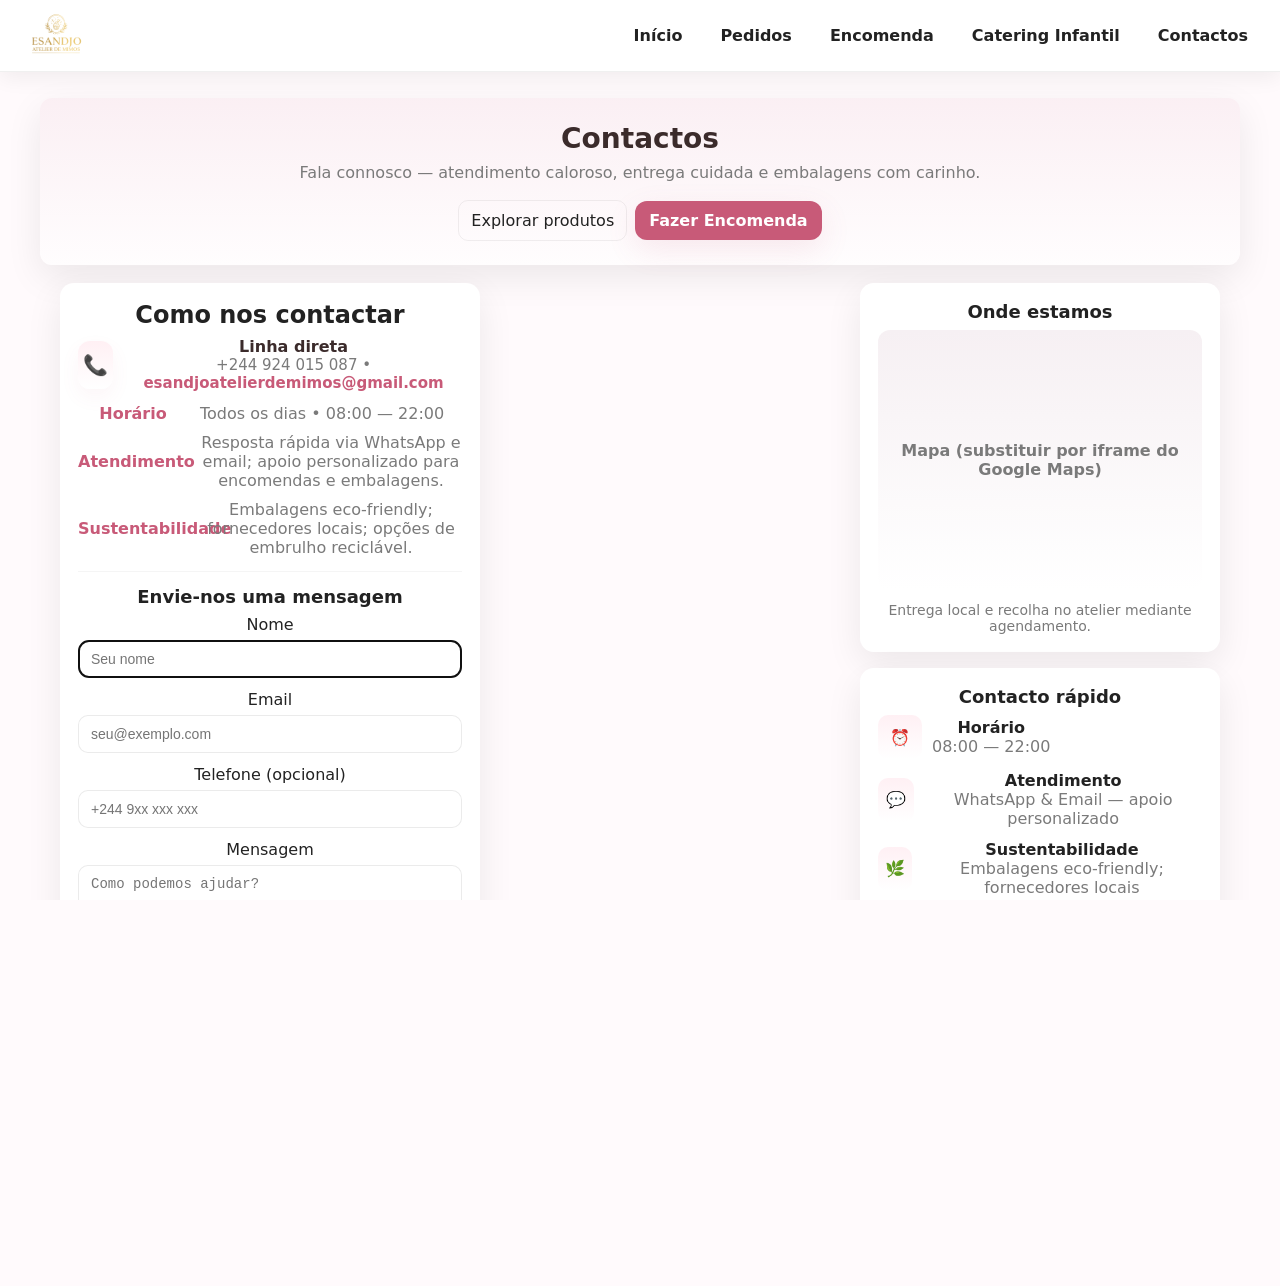
<file: contactos.html>
<!DOCTYPE html>
<html lang="pt">
<head>
  <meta charset="utf-8" />
  <meta name="viewport" content="width=device-width,initial-scale=1,maximum-scale=1" />
  <title>Contactos — Esandjo Atelier de Mimos</title>
  <link rel="icon" type="image/png" href="imagens/esandjo.logo.jpg" />
  <link rel="stylesheet" href="base.css" />
  <style>
    :root{
      --nav-h:72px;
      --accent:#c85a78;
      --muted:#7a7a7a;
      --bg:#fffafc;
      --card:#fff;
      --radius:12px;
      --shadow: 0 12px 36px rgba(0,0,0,0.08);
      --menu-width:240px;
    }

    html,body{height:100%;margin:0;padding:0;font-family:Inter,system-ui,-apple-system,"Segoe UI",Roboto,"Helvetica Neue",Arial;background:var(--bg);color:#222;overflow-x:hidden;-webkit-font-smoothing:antialiased;}
    body { padding-top: calc(var(--nav-h) + 8px); }

    /* NAVBAR */
    .navbar { position:fixed; top:0; left:0; right:0; height:var(--nav-h); display:flex; align-items:center; justify-content:space-between; padding:10px 20px; background:rgba(255,255,255,0.94); box-shadow:0 6px 20px rgba(0,0,0,0.06); z-index:12000; backdrop-filter: blur(6px); }
    .logo { height:48px; object-fit:contain; display:block; border-radius:8px; }

    .menu-toggle { display:none; width:44px; height:44px; border-radius:50%; background:transparent; border:0; padding:6px; cursor:pointer; align-items:center; justify-content:center; }
    .menu-toggle svg { width:28px; height:28px; }
    .nav-links { display:flex; gap:14px; align-items:center; }
    .nav-link { color:#222; text-decoration:none; font-weight:700; padding:8px 12px; border-radius:10px; }

    @media (max-width:920px){
      .menu-toggle { display:flex; }
      .nav-links {
        position:fixed; top:0; right:calc(-1 * var(--menu-width)); width:var(--menu-width); height:100vh;
        background:linear-gradient(180deg,#fff,#fffafc);
        flex-direction:column; padding:18px; gap:12px;
        box-shadow:-12px 0 36px rgba(0,0,0,0.12);
        transition:right .28s cubic-bezier(.2,.9,.2,1);
        z-index:14000;
      }
      .nav-links.show { right:0; }
      body.menu-open { overflow:hidden; }
    }

    /* Page header */
    .hero { max-width:1200px; margin: 18px auto 8px; padding: 24px; border-radius:12px; background: linear-gradient(180deg, rgba(248,232,238,0.6), rgba(255,255,255,0.6)); box-shadow:var(--shadow); display:flex; gap:18px; align-items:center; justify-content:space-between; }
    .hero .text { flex:1; }
    .hero h1 { margin:0; font-size:28px; color:#3b2b2b; }
    .hero p { margin:8px 0 0; color:var(--muted); max-width:760px; }

    /* Main layout */
    .container { max-width:1200px; margin: 18px auto 80px; padding: 0 20px; display:grid; grid-template-columns: 1fr 360px; gap:24px; align-items:start; }
    @media (max-width:980px){ .container { grid-template-columns: 1fr; } }

    /* Card */
    .card { background:var(--card); border-radius:14px; padding:18px; box-shadow:var(--shadow); }
    .contact-grid { display:grid; grid-template-columns: 1fr 1fr; gap:12px; }
    @media (max-width:720px){ .contact-grid { grid-template-columns: 1fr; } }

    .contact-item { display:flex; gap:12px; align-items:flex-start; }
    .contact-icon { width:48px; height:48px; border-radius:12px; background:linear-gradient(180deg,#fff0f4,#fff); display:flex; align-items:center; justify-content:center; font-weight:800; color:var(--accent); box-shadow:0 8px 20px rgba(200,90,120,0.06); font-size:20px; }
    .contact-body { display:flex; flex-direction:column; gap:4px; }
    .contact-body .label { font-weight:800; font-size:14px; color:#3b2b2b; }
    .contact-body .value { color:var(--muted); font-size:14px; }

    /* Synthesized info block */
    .info-synth { display:flex; flex-direction:column; gap:10px; margin-top:8px; }
    .info-row { display:flex; gap:12px; align-items:center; }
    .info-row .tag { font-weight:800; color:var(--accent); min-width:110px; }
    .info-row .text { color:var(--muted); }

    /* Form */
    form.contact-form { display:flex; flex-direction:column; gap:12px; margin-top:8px; }
    .field { display:flex; flex-direction:column; gap:6px; }
    input[type="text"], input[type="email"], input[type="tel"], textarea {
      padding:10px 12px; border-radius:10px; border:1px solid rgba(0,0,0,0.08); font-size:14px; background:#fff;
    }
    textarea { min-height:120px; resize:vertical; }
    .form-actions { display:flex; gap:8px; align-items:center; justify-content:flex-start; flex-wrap:wrap; }
    .btn-primary { background:var(--accent); color:#fff; border:0; padding:10px 14px; border-radius:12px; font-weight:800; cursor:pointer; box-shadow:0 10px 30px rgba(200,90,120,0.12); }
    .btn-ghost { background:transparent; border:1px solid rgba(0,0,0,0.06); padding:10px 12px; border-radius:10px; cursor:pointer; }

    /* Map placeholder */
    .map { width:100%; height:260px; border-radius:12px; overflow:hidden; background:linear-gradient(180deg,#f6f0f3,#fff); display:flex; align-items:center; justify-content:center; color:var(--muted); font-weight:700; }

    /* Social strip */
    .social { display:flex; gap:10px; margin-top:12px; }
    .social a { display:inline-flex; align-items:center; gap:8px; padding:8px 10px; border-radius:10px; background:#fff; box-shadow:0 8px 20px rgba(0,0,0,0.04); text-decoration:none; color:#222; font-weight:700; }

    footer { padding:28px 20px; text-align:center; color:var(--muted); font-size:14px; }

    /* Mobile tweaks */
    @media (max-width:480px) {
      .contact-icon { width:40px; height:40px; font-size:18px; }
      .info-row .tag { min-width:90px; font-size:13px; }
      .info-row .text { font-size:13px; }
    }
  </style>
</head>
<body>

  <!-- NAVBAR -->
  <nav class="navbar" role="navigation" aria-label="Navegação principal">
    <a href="index.html" aria-label="Início"><img src="imagens/esandjo.logo.jpg" alt="Esandjo" class="logo" /></a>

    <div style="display:flex;align-items:center;gap:12px">
      <div class="nav-links" id="nav-links" aria-hidden="true">
      <a href="index.html" class="nav-link" data-key="home">Início</a>
      <a href="pedidos.html" class="nav-link" data-key="pedidos">Pedidos</a>
      <a href="encomendas.html" class="nav-link" data-key="encomenda">Encomenda</a>
      <a href="catering.html" class="nav-link" data-key="catering">Catering Infantil</a>
      <a href="contactos.html" class="nav-link" data-key="contactos">Contactos</a>
      </div>

      <button class="menu-toggle" id="menu-toggle" aria-expanded="false" aria-label="Abrir menu" onclick="toggleMenu()">
        <svg viewBox="0 0 44 44" aria-hidden="true" focusable="false" role="img">
          <rect class="line l1" x="12" y="16" width="20" height="2" rx="1"></rect>
          <rect class="line l2" x="12" y="21" width="20" height="2" rx="1"></rect>
          <rect class="line l3" x="12" y="26" width="20" height="2" rx="1"></rect>
        </svg>
      </button>
    </div>
  </nav>

  <!-- HERO -->
  <header class="hero" role="banner" aria-label="Contactos">
    <div class="text">
      <h1>Contactos</h1>
      <p>Fala connosco — atendimento caloroso, entrega cuidada e embalagens com carinho.</p>
    </div>
    <div style="display:flex;gap:8px;align-items:center">
      <a href="pedidos.html" class="btn-ghost" style="text-decoration:none">Explorar produtos</a>
      <a href="encomendas.html" class="btn-primary" style="text-decoration:none">Fazer Encomenda</a>
    </div>
  </header>

  <!-- Main content -->
  <main class="container" role="main" aria-label="Contactos e formulário">
    <!-- Left: contact info + form -->
    <section>
      <div class="card" aria-labelledby="contactos-title">
        <h2 id="contactos-title" style="margin:0 0 8px 0">Como nos contactar</h2>

        <!-- Principal contacto (telefone e email aparecem apenas aqui) -->
        <div style="display:flex;gap:12px;align-items:center;margin-bottom:12px;">
          <div class="contact-icon" aria-hidden="true">📞</div>
          <div style="display:flex;flex-direction:column;">
            <div style="font-weight:900;font-size:16px;color:#3b2b2b">Linha direta</div>
            <div style="color:var(--muted);font-size:15px">+244 924 015 087 • <a href="mailto:esandjoatelierdemimos@gmail.com" style="color:var(--accent);text-decoration:none;font-weight:800">esandjoatelierdemimos@gmail.com</a></div>
          </div>
        </div>

        <!-- Sintetizado: Horário, Atendimento, Sustentabilidade -->
        <div class="info-synth" aria-hidden="false">
          <div class="info-row">
            <div class="tag">Horário</div>
            <div class="text">Todos os dias • 08:00 — 22:00</div>
          </div>

          <div class="info-row">
            <div class="tag">Atendimento</div>
            <div class="text">Resposta rápida via WhatsApp e email; apoio personalizado para encomendas e embalagens.</div>
          </div>

          <div class="info-row">
            <div class="tag">Sustentabilidade</div>
            <div class="text">Embalagens eco‑friendly; fornecedores locais; opções de embrulho reciclável.</div>
          </div>
        </div>

        <hr style="border:none;border-top:1px solid rgba(0,0,0,0.04);margin:14px 0;" />

        <h3 style="margin:0 0 8px 0">Envie-nos uma mensagem</h3>
        <form id="contact-form" class="contact-form" novalidate>
          <div class="field">
            <label for="name">Nome</label>
            <input id="name" name="name" type="text" placeholder="Seu nome" />
          </div>

          <div class="field">
            <label for="email">Email</label>
            <input id="email" name="email" type="email" placeholder="seu@exemplo.com" required />
          </div>

          <div class="field">
            <label for="phone">Telefone (opcional)</label>
            <input id="phone" name="phone" type="tel" placeholder="+244 9xx xxx xxx" />
          </div>

          <div class="field">
            <label for="message">Mensagem</label>
            <textarea id="message" name="message" placeholder="Como podemos ajudar?" required></textarea>
          </div>

          <div class="form-actions">
            <button type="submit" class="btn-primary">Enviar mensagem</button>
            <button type="button" id="contact-clear" class="btn-ghost">Limpar</button>
            <div id="form-status" style="margin-left:8px;color:var(--muted);font-weight:700"></div>
          </div>
        </form>

        <div class="social" aria-hidden="false" style="margin-top:14px;">
          <a href="https://www.instagram.com/esandjo_atelierdemimos/" target="_blank" rel="noopener">Instagram</a>
          <a href="https://www.facebook.com/esandjoatelierdemimos/" target="_blank" rel="noopener">Facebook</a>
          <a href="https://wa.me/244924015087" target="_blank" rel="noopener">WhatsApp</a>
        </div>
      </div>
    </section>

    <!-- Right: map + quick contact card (sintetizado, sem repetir telefone) -->
    <aside>
      <div class="card" aria-labelledby="map-title" style="margin-bottom:16px;">
        <h3 id="map-title" style="margin:0 0 8px 0">Onde estamos</h3>
        <div class="map" id="map-placeholder">Mapa (substituir por iframe do Google Maps)</div>
        <p style="margin:12px 0 0 0;color:var(--muted);font-size:14px">Entrega local e recolha no atelier mediante agendamento.</p>
      </div>

      <div class="card" aria-labelledby="quick-title">
        <h3 id="quick-title" style="margin:0 0 8px 0">Contacto rápido</h3>
        <div style="display:flex;flex-direction:column;gap:12px;">
          <div style="display:flex;gap:10px;align-items:center;">
            <div style="width:44px;height:44px;border-radius:10px;background:linear-gradient(180deg,#fff0f4,#fff);display:flex;align-items:center;justify-content:center;font-weight:800;color:var(--accent)">⏰</div>
            <div>
              <div style="font-weight:800">Horário</div>
              <div style="color:var(--muted)">08:00 — 22:00</div>
            </div>
          </div>

          <div style="display:flex;gap:10px;align-items:center;">
            <div style="width:44px;height:44px;border-radius:10px;background:linear-gradient(180deg,#fff0f4,#fff);display:flex;align-items:center;justify-content:center;font-weight:800;color:var(--accent)">💬</div>
            <div>
              <div style="font-weight:800">Atendimento</div>
              <div style="color:var(--muted)">WhatsApp & Email — apoio personalizado</div>
            </div>
          </div>

          <div style="display:flex;gap:10px;align-items:center;">
            <div style="width:44px;height:44px;border-radius:10px;background:linear-gradient(180deg,#fff0f4,#fff);display:flex;align-items:center;justify-content:center;font-weight:800;color:var(--accent)">🌿</div>
            <div>
              <div style="font-weight:800">Sustentabilidade</div>
              <div style="color:var(--muted)">Embalagens eco‑friendly; fornecedores locais</div>
            </div>
          </div>

          <div style="margin-top:8px;">
            <a href="tel:+244924015087" class="btn-primary" style="display:inline-block;text-decoration:none">Ligar agora</a>
          </div>
        </div>
      </div>
    </aside>
  </main>

  <footer>
    <p id="contacts">📞 +244 924 015 087 | 📧 esandjoatelierdemimos@gmail.com</p>
    <p>
      <a href="https://www.instagram.com/esandjo_atelierdemimos/" target="_blank" rel="noopener">Instagram</a> |
      <a href="https://www.facebook.com/esandjoatelierdemimos/" target="_blank" rel="noopener">Facebook</a>
    </p>
    <p id="open-hours">Aberto todos os dias das 8h às 22h</p>
  </footer>

  <script>
    /* Menu toggle (paridade com outras páginas) */
    function toggleMenu(){
      const nav = document.getElementById("nav-links");
      const btn = document.getElementById("menu-toggle");
      const isOpen = btn.classList.toggle('open');
      nav.classList.toggle("show");
      btn.setAttribute('aria-expanded', isOpen ? 'true' : 'false');
      btn.setAttribute('aria-label', isOpen ? 'Fechar menu' : 'Abrir menu');
      document.body.classList.toggle('menu-open', isOpen);
    }
    document.addEventListener("click", function(e){
      const nav = document.getElementById("nav-links");
      const btn = document.getElementById("menu-toggle");
      if (!nav || !btn) return;
      if (!nav.contains(e.target) && !btn.contains(e.target)) {
        nav.classList.remove("show");
        btn.classList.remove("open");
        btn.setAttribute('aria-expanded', 'false');
        btn.setAttribute('aria-label', 'Abrir menu');
        document.body.classList.remove('menu-open');
      }
    });

    /* Contact form handling: validate, store to localStorage and open mailto as fallback */
    (function(){
      const form = document.getElementById('contact-form');
      const status = document.getElementById('form-status');
      const clearBtn = document.getElementById('contact-clear');

      function validateEmail(email){
        return /^[^\s@]+@[^\s@]+\.[^\s@]+$/.test(email);
      }

      form.addEventListener('submit', function(e){
        e.preventDefault();
        status.textContent = '';
        const name = (document.getElementById('name').value || '').trim();
        const email = (document.getElementById('email').value || '').trim();
        const phone = (document.getElementById('phone').value || '').trim();
        const message = (document.getElementById('message').value || '').trim();

        if (!email || !validateEmail(email)) {
          status.style.color = '';
          status.textContent = 'Por favor insira um email válido.';
          return;
        }
        if (!message) {
          status.style.color = '';
          status.textContent = 'Por favor escreva a sua mensagem.';
          return;
        }

        // Save to localStorage as a simple queue for backoffice
        try {
          const key = 'esandjo_contact_messages';
          const existing = JSON.parse(localStorage.getItem(key) || '[]');
          existing.push({ name, email, phone, message, at: new Date().toISOString() });
          localStorage.setItem(key, JSON.stringify(existing));
        } catch (err) {
          // ignore storage errors
        }

        // Open mail client as fallback with prefilled content
        const subject = encodeURIComponent('Contacto via site — ' + (name || 'Cliente'));
        const bodyLines = [
          `Nome: ${name}`,
          `Email: ${email}`,
          `Telefone: ${phone}`,
          '',
          'Mensagem:',
          message
        ];
        const body = encodeURIComponent(bodyLines.join('\n'));
        window.open(`mailto:esandjoatelierdemimos@gmail.com?subject=${subject}&body=${body}`, '_blank');

        // show success and clear form
        status.style.color = 'green';
        status.textContent = 'Mensagem enviada. Obrigado — responderemos em breve.';
        form.reset();
        setTimeout(()=> { status.textContent = ''; status.style.color = ''; }, 6000);
      });

      clearBtn.addEventListener('click', function(){
        form.reset();
        status.textContent = '';
      });
    })();

    /* Map placeholder: replace with iframe if available */
    (function(){
      const map = document.getElementById('map-placeholder');
      // map.innerHTML = '<iframe src="YOUR_GOOGLE_MAPS_EMBED_URL" style="border:0;width:100%;height:100%;" allowfullscreen="" loading="lazy"></iframe>';
    })();

    /* Accessibility: focus first input on load */
    window.addEventListener('load', function(){ const el = document.getElementById('name'); if(el) el.focus(); });
  </script>
</body>
</html>
</file>
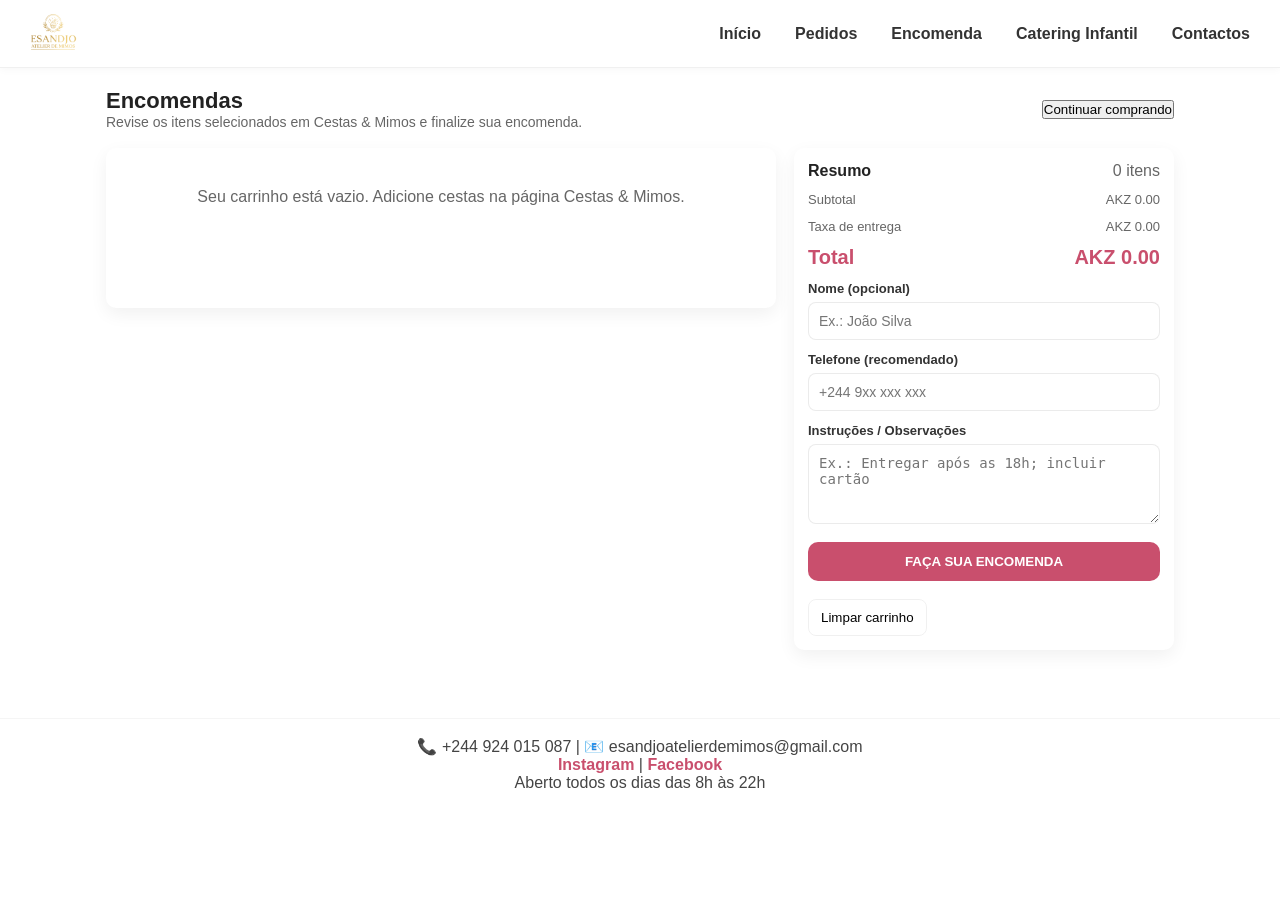
<file: encomendas.html>
<!DOCTYPE html>
<html lang="pt">
<head>
  <meta charset="utf-8" />
  <meta name="viewport" content="width=device-width,initial-scale=1" />
  <title>Encomendas — Esandjo Atelier de Mimos</title>
  <link rel="icon" type="image/png" href="imagens/esandjo.logo.jpg" />
  <link rel="stylesheet" href="base.css" />
  <style>
    /* Estilos específicos para encomendas (mantém requinte) */
    .container { max-width:1100px; margin: 20px auto; padding: 0 16px 48px; }
    .order-header { display:flex; align-items:center; justify-content:space-between; gap:12px; margin-bottom:18px; }
    .order-title { font-size:22px; font-weight:900; color:#222; }
    .order-sub { color:var(--muted); font-size:14px; }

    .order-body { display:grid; grid-template-columns: 1fr 380px; gap:18px; align-items:start; }
    .cart-list { background: var(--card-bg); border-radius: calc(var(--radius) + 2px); box-shadow: var(--shadow); padding: 12px; min-height: 160px; }
    .cart-empty { padding: 28px; text-align:center; color:var(--muted); }

    .cart-item { display:flex; gap:12px; align-items:center; padding:10px; border-radius:8px; border-bottom: 1px solid rgba(0,0,0,0.04); background: #fff; }
    .cart-item:last-child { border-bottom: none; }
    .cart-item img { width:96px; height:72px; object-fit:cover; border-radius:8px; flex:0 0 auto; }
    .cart-item .meta { flex:1; }
    .cart-item .meta h4 { margin:0; font-size:16px; font-weight:800; color:#222; }
    .cart-item .meta .desc { color:var(--muted); font-size:13px; margin-top:6px; }
    .cart-item .meta .price { color:var(--accent); font-weight:900; margin-top:8px; }

    .qty-controls { display:flex; gap:8px; align-items:center; }
    .qty-controls button { width:34px; height:34px; border-radius:8px; border:0; background:rgba(0,0,0,0.06); cursor:pointer; font-weight:800; }
    .remove-btn { background:transparent; border:0; color:var(--muted); cursor:pointer; font-size:14px; }

    .summary { background: var(--card-bg); border-radius: calc(var(--radius) + 2px); box-shadow: var(--shadow); padding: 14px; display:flex; flex-direction:column; gap:12px; }
    .summary .row { display:flex; align-items:center; justify-content:space-between; gap:8px; }
    .summary .total { font-size:20px; font-weight:900; color:var(--accent); }
    .summary .note { color:var(--muted); font-size:13px; }

    .field { display:flex; flex-direction:column; gap:6px; }
    .field label { font-size:13px; color:#333; font-weight:700; }
    .field input, .field textarea { padding:10px; border-radius:8px; border:1px solid rgba(0,0,0,0.08); font-size:14px; background:#fff; }
    .field textarea { min-height:80px; resize:vertical; }

    .finalize { display:flex; gap:8px; align-items:center; justify-content:space-between; margin-top:6px; }
    .btn-finalize { background: var(--accent); color:#fff; border:0; padding:12px 16px; border-radius:10px; font-weight:900; cursor:pointer; width:100%; }
    .btn-clear { background: transparent; border:1px solid rgba(0,0,0,0.06); padding:10px 12px; border-radius:8px; cursor:pointer; }

    .toast { position: fixed; left: 50%; transform: translateX(-50%); bottom: 22px; background: rgba(0,0,0,0.9); color: #fff; padding: 10px 14px; border-radius: 10px; z-index: 13000; display:none; font-weight:700; }
    .toast.show { display:block; }

    @media (max-width:980px) { .order-body { grid-template-columns: 1fr; } .summary { order: 2; } }
  </style>
</head>
<body>

  <!-- Navbar (padronizado institucional) -->
  <nav class="navbar">
    <a href="index.html" aria-label="Início">
      <img src="imagens/esandjo.logo.jpg" alt="Logo Esandjo" class="logo" />
    </a>

    <button class="menu-toggle" id="menu-toggle" aria-expanded="false" aria-label="Abrir menu" onclick="toggleMenu()">
      <svg width="44" height="44" viewBox="0 0 44 44" aria-hidden="true" focusable="false" role="img">
        <circle class="menu-circle" cx="22" cy="22" r="20" fill="transparent" stroke="none"></circle>
        <rect class="menu-line l1" x="10" y="15" width="24" height="2" rx="1"></rect>
        <rect class="menu-line l2" x="10" y="21" width="24" height="2" rx="1"></rect>
        <rect class="menu-line l3" x="10" y="27" width="24" height="2" rx="1"></rect>
      </svg>
    </button>

    <div class="nav-links" id="nav-links">
      <a href="index.html" class="nav-link" data-key="home">Início</a>
      <a href="pedidos.html" class="nav-link" data-key="pedidos">Pedidos</a>
      <a href="encomendas.html" class="nav-link" data-key="encomenda">Encomenda</a>
      <a href="catering.html" class="nav-link" data-key="catering">Catering Infantil</a>
      <a href="contactos.html" class="nav-link" data-key="contactos">Contactos</a>
    </div>
  </nav>

  <main class="container" id="main">
    <div class="order-header">
      <div>
        <div class="order-title">Encomendas</div>
        <div class="order-sub">Revise os itens selecionados em Cestas & Mimos e finalize sua encomenda.</div>
      </div>
      <div class="order-actions">
        <button class="btn btn-view" id="continue-shopping" onclick="location.href='cestas.html'">Continuar comprando</button>
      </div>
    </div>

    <div class="order-body">
      <!-- Lista de itens do carrinho (lida de cestas) -->
      <section class="cart-list" aria-label="Itens da encomenda" id="cart-list">
        <!-- preenchido por JS -->
      </section>

      <!-- Painel de resumo e formulário -->
      <aside class="summary" aria-label="Resumo da encomenda">
        <div class="row">
          <div style="font-weight:800">Resumo</div>
          <div id="summary-count" style="color:var(--muted)">0 itens</div>
        </div>

        <div class="row">
          <div class="note">Subtotal</div>
          <div id="summary-sub" class="note">AKZ 0.00</div>
        </div>

        <div class="row">
          <div class="note">Taxa de entrega</div>
          <div id="summary-delivery" class="note">AKZ 0.00</div>
        </div>

        <div class="row">
          <div class="total">Total</div>
          <div id="summary-total" class="total">AKZ 0.00</div>
        </div>

        <div class="field">
          <label for="cust-name">Nome (opcional)</label>
          <input id="cust-name" type="text" placeholder="Ex.: João Silva" />
        </div>

        <div class="field">
          <label for="cust-phone">Telefone (recomendado)</label>
          <input id="cust-phone" type="tel" placeholder="+244 9xx xxx xxx" />
        </div>

        <div class="field">
          <label for="cust-note">Instruções / Observações</label>
          <textarea id="cust-note" placeholder="Ex.: Entregar após as 18h; incluir cartão"></textarea>
        </div>

        <div class="finalize">
          <button id="btn-finalize" class="btn-finalize" aria-label="Faça sua encomenda via WhatsApp">FAÇA SUA ENCOMENDA</button>
        </div>

        <div style="display:flex;gap:8px;margin-top:6px;">
          <button id="btn-clear" class="btn-clear" aria-label="Limpar carrinho">Limpar carrinho</button>
        </div>
      </aside>
    </div>
  </main>

  <!-- Toast -->
  <div id="toast" class="toast" role="status" aria-live="polite"></div>

  <footer>
    <p id="contacts">📞 +244 924 015 087 | 📧 esandjoatelierdemimos@gmail.com</p>
    <p>
      <a href="https://www.instagram.com/esandjo_atelierdemimos/" target="_blank" id="insta">Instagram</a> |
      <a href="https://www.facebook.com/esandjoatelierdemimos/" target="_blank" id="fb">Facebook</a>
    </p>
    <p id="open-hours">Aberto todos os dias das 8h às 22h</p>
  </footer>

  <script>
    /* Navbar toggle (reuse) */
    function toggleMenu() {
      const nav = document.getElementById("nav-links");
      const btn = document.getElementById("menu-toggle");
      const isOpen = btn.classList.toggle('open');
      nav.classList.toggle("show");
      btn.setAttribute('aria-expanded', isOpen ? 'true' : 'false');
      btn.setAttribute('aria-label', isOpen ? 'Fechar menu' : 'Abrir menu');
    }
    document.addEventListener("click", function(e){
      const nav = document.getElementById("nav-links");
      const btn = document.getElementById("menu-toggle");
      if (!nav || !btn) return;
      if (!nav.contains(e.target) && !btn.contains(e.target)) {
        nav.classList.remove("show");
        btn.classList.remove("open");
        btn.setAttribute('aria-expanded', 'false');
        btn.setAttribute('aria-label', 'Abrir menu');
      }
    });

    /* Storage key must match cestas.html */
    const STORAGE_KEY = 'esandjo_cestas_cart';
    const STORAGE_META = 'esandjo_cestas_meta';

    /* Utilities */
    function formatCurrency(v){ return 'AKZ ' + Number(v).toFixed(2); }
    function escapeHtml(s){ return String(s).replace(/[&<>"']/g, function(m){ return ({'&':'&amp;','<':'&lt;','>':'&gt;','"':'&quot;',"'":'&#39;'}[m]); }); }

    /* Load cart from localStorage */
    function loadCart(){
      try {
        const raw = localStorage.getItem(STORAGE_KEY);
        return raw ? JSON.parse(raw) : [];
      } catch(e){ return []; }
    }

    function saveCart(cart){
      localStorage.setItem(STORAGE_KEY, JSON.stringify(cart));
      renderCart();
    }

    function clearCart(){
      localStorage.removeItem(STORAGE_KEY);
      renderCart();
    }

    /* Render cart list */
    const cartListEl = document.getElementById('cart-list');
    const summaryCount = document.getElementById('summary-count');
    const summarySub = document.getElementById('summary-sub');
    const summaryDelivery = document.getElementById('summary-delivery');
    const summaryTotal = document.getElementById('summary-total');
    const toast = document.getElementById('toast');

    function renderCart(){
      const cart = loadCart();
      cartListEl.innerHTML = '';
      if (!cart || cart.length === 0){
        cartListEl.innerHTML = '<div class="cart-empty">Seu carrinho está vazio. Adicione cestas na página Cestas & Mimos.</div>';
        summaryCount.textContent = '0 itens';
        summarySub.textContent = formatCurrency(0);
        summaryDelivery.textContent = formatCurrency(0);
        summaryTotal.textContent = formatCurrency(0);
        return;
      }

      cart.forEach((it, idx) => {
        const item = document.createElement('div');
        item.className = 'cart-item';
        item.setAttribute('data-id', it.id);
        item.innerHTML = `
          <img src="${escapeHtml(it.img || 'imagens/placeholder.jpg')}" alt="${escapeHtml(it.name)}" />
          <div class="meta">
            <h4>${escapeHtml(it.name)}</h4>
            <div class="desc">${escapeHtml(it.note || '')}</div>
            <div class="price">${formatCurrency(it.price)}</div>
          </div>
          <div style="display:flex;flex-direction:column;align-items:flex-end;gap:8px;">
            <div class="qty-controls" aria-label="Quantidade">
              <button class="qty-decr" aria-label="Diminuir quantidade">−</button>
              <div class="qty-value" style="min-width:28px;text-align:center;font-weight:700">${it.qty || 1}</div>
              <button class="qty-incr" aria-label="Aumentar quantidade">+</button>
            </div>
            <button class="remove-btn" aria-label="Remover item">Remover</button>
          </div>
        `;

        // Prevent clicks inside item from closing mobile overlays
        item.addEventListener('click', function(ev){ ev.stopPropagation(); });

        // Handlers
        item.querySelector('.qty-incr').addEventListener('click', (e) => {
          e.stopPropagation();
          changeQty(it.id, 1);
        });
        item.querySelector('.qty-decr').addEventListener('click', (e) => {
          e.stopPropagation();
          changeQty(it.id, -1);
        });
        item.querySelector('.remove-btn').addEventListener('click', (e) => {
          e.stopPropagation();
          removeItem(it.id);
        });

        cartListEl.appendChild(item);
      });

      updateSummary();
    }

    function changeQty(id, delta){
      const cart = loadCart();
      const found = cart.find(i => i.id === id);
      if (!found) return;
      found.qty = Math.max(1, (found.qty || 1) + delta);
      saveCart(cart);
      showToast('Quantidade atualizada');
    }

    function removeItem(id){
      let cart = loadCart();
      cart = cart.filter(i => i.id !== id);
      saveCart(cart);
      showToast('Item removido');
    }

    function updateSummary(){
      const cart = loadCart();
      const count = cart.reduce((s,i)=> s + (i.qty||1), 0);
      const subtotal = cart.reduce((s,i)=> s + (Number(i.price) * (i.qty||1)), 0);
      const delivery = subtotal > 0 ? 0 : 0;
      const total = subtotal + delivery;

      summaryCount.textContent = `${count} ${count === 1 ? 'item' : 'itens'}`;
      summarySub.textContent = formatCurrency(subtotal);
      summaryDelivery.textContent = formatCurrency(delivery);
      summaryTotal.textContent = formatCurrency(total);
    }

    /* Toast helper */
    let toastTimer = null;
    function showToast(msg, ms = 1600){
      toast.textContent = msg;
      toast.classList.add('show');
      if (toastTimer) clearTimeout(toastTimer);
      toastTimer = setTimeout(()=> {
        toast.classList.remove('show');
        toastTimer = null;
      }, ms);
    }

    /* Finalizar encomenda: montar mensagem e abrir WhatsApp */
    document.getElementById('btn-finalize').addEventListener('click', function(){
      const cart = loadCart();
      if (!cart || cart.length === 0){
        showToast('Carrinho vazio. Adicione cestas antes de finalizar.');
        return;
      }

      const name = (document.getElementById('cust-name').value || '').trim();
      const phone = (document.getElementById('cust-phone').value || '').trim();
      const note = (document.getElementById('cust-note').value || '').trim();

      // montar resumo
      let lines = [];
      lines.push('🧺 *Nova Encomenda - Esandjo Atelier de Mimos*');
      if (name) lines.push(`Nome: ${name}`);
      if (phone) lines.push(`Telefone: ${phone}`);
      lines.push('');
      lines.push('Itens:');
      cart.forEach(it => {
        lines.push(`- ${it.name} x${it.qty || 1} — ${formatCurrency(Number(it.price) * (it.qty||1))}`);
      });
      const subtotal = cart.reduce((s,i)=> s + (Number(i.price) * (i.qty||1)), 0);
      lines.push('');
      lines.push(`Subtotal: ${formatCurrency(subtotal)}`);
      lines.push(`Total: ${formatCurrency(subtotal)}`);
      if (note) {
        lines.push('');
        lines.push(`Observações: ${note}`);
      }
      lines.push('');
      lines.push('Por favor confirmar disponibilidade e prazo de entrega.');

      const message = encodeURIComponent(lines.join('\n'));

      // número do WhatsApp (negócio)
      const waNumber = '244924015087';
      const waUrl = `https://wa.me/${waNumber}?text=${message}`;

      // abrir WhatsApp em nova aba
      window.open(waUrl, '_blank');

      // salvar meta e limpar carrinho
      localStorage.setItem(STORAGE_META, JSON.stringify({ from: 'cestas', at: new Date().toISOString(), name, phone }));
      clearCart();

      showToast('Enviando para WhatsApp…', 1400);
      setTimeout(()=> { window.location.href = 'index.html'; }, 1400);
    });

    /* Limpar carrinho */
    document.getElementById('btn-clear').addEventListener('click', function(){
      if (!confirm('Deseja realmente limpar o carrinho?')) return;
      clearCart();
      showToast('Carrinho limpo');
    });

    /* Ensure cart items don't disappear when clicked and modal behavior on mobile is preserved */
    // (Handled by stopping propagation on item elements above)

    /* Initialize */
    window.addEventListener('load', function(){
      if (!localStorage.getItem(STORAGE_KEY)) localStorage.setItem(STORAGE_KEY, JSON.stringify([]));
      renderCart();
    });

    /* Expose small API for other pages if needed */
    window.EsandjoCestas = {
      load: loadCart,
      save: saveCart,
      clear: clearCart
    };
  </script>
</body>
</html>
</file>
<file: base.css>
/* base.css — versão atualizada com navbar fixa (inclui mobile) */

/* Variáveis */
:root{
  --bg: #ffffff;
  --card-bg: #ffffff;
  --accent: #c94f6d;
  --muted: #666666;
  --fill: #f7f3ee;
  --shadow: 0 6px 18px rgba(0,0,0,0.06);
  --max-card-width: 420px;
  --lightbox-z: 9999;
  --radius: 8px;
  --transition-fast: 0.12s;

  /* Altura da navbar (ajuste se alterar padding/logo) */
  --navbar-height: 68px;
}

/* Reset e base */
* { box-sizing: border-box; margin: 0; padding: 0; }
html, body { height: 100%; font-family: "Segoe UI", Roboto, "Helvetica Neue", Arial, sans-serif; color: #222; background: var(--bg); -webkit-font-smoothing: antialiased; }
a { color: inherit; text-decoration: none; }
img, video { max-width: 100%; display: block; }

/* Evita que o conteúdo fique por baixo da navbar fixa */
body { padding-top: var(--navbar-height); }

/* =========================
   NAVBAR (FIXA)
   ========================= */
.navbar {
  display: flex;
  align-items: center;
  justify-content: space-between;
  gap: 12px;
  padding: 12px 20px;
  background: var(--bg);
  border-bottom: 1px solid rgba(0,0,0,0.06);
  position: fixed; /* FIXA em todas as páginas */
  top: 0;
  left: 0;
  width: 100%;
  height: var(--navbar-height);
  z-index: 11000; /* acima do conteúdo, abaixo do lightbox */
  box-shadow: 0 2px 8px rgba(0,0,0,0.03);
}

/* Logo (link) */
.logo { height: 44px; object-fit: contain; display: block; }

/* Nav links and language selector */
.nav-links { display: flex; gap: 14px; align-items: center; }
.nav-link { color: #333; padding: 8px 10px; border-radius: 6px; font-weight: 600; }
.nav-link:hover { background: rgba(0,0,0,0.04); }
.lang-selector button {
  background: transparent;
  border: 1px solid rgba(0,0,0,0.06);
  padding: 6px 8px;
  margin-left: 6px;
  border-radius: 6px;
  cursor: pointer;
}
.lang-selector button:hover { background: rgba(0,0,0,0.04); }

/* =========================
   MENU TOGGLE (círculo com 3 linhas)
   - posicionado em relação à navbar (verticalmente centrado nela)
   ========================= */
.menu-toggle {
  display: none; /* visível via media query em mobile */
  cursor: pointer;
  width: 44px;
  height: 44px;
  align-items: center;
  justify-content: center;
  position: absolute;
  left: 50%;
  /* centraliza verticalmente dentro da navbar fixa */
  top: calc(var(--navbar-height) / 2);
  transform: translate(-50%, -50%);
  z-index: 12000; /* acima da navbar para clique */
  background: transparent;
  border: 0;
  padding: 0;
  border-radius: 50%;
}

/* SVG sizing */
.menu-toggle svg { display: block; width: 44px; height: 44px; }

/* circle styling (subtle) */
.menu-toggle .menu-circle {
  fill: transparent;
  stroke: rgba(0,0,0,0.06);
  stroke-width: 0;
  transition: fill 180ms ease, stroke 180ms ease;
}

/* lines */
.menu-toggle .menu-line {
  fill: #333;
  transition: transform 220ms cubic-bezier(.2,.9,.2,1), opacity 180ms ease;
  transform-origin: 50% 50%;
  transform-box: fill-box;
}

/* open state: optional transform to X (keeps circle) */
.menu-toggle.open .menu-circle {
  fill: rgba(0,0,0,0.04);
}
.menu-toggle.open .l1 { transform: translateY(6px) rotate(45deg); }
.menu-toggle.open .l2 { opacity: 0; transform: scaleX(0); }
.menu-toggle.open .l3 { transform: translateY(-6px) rotate(-45deg); }

/* Focus styles for accessibility */
.menu-toggle:focus { outline: 3px solid rgba(201,79,109,0.18); outline-offset: 4px; border-radius: 50%; }

/* =========================
   HERO
   ========================= */
.hero {
  display: flex;
  flex-direction: column;
  align-items: center;
  justify-content: center;
  text-align: center;
  padding: 48px 16px;
  background: linear-gradient(180deg,#fff,#fff);
}
.hero h1 { font-size: 28px; margin-bottom: 8px; color: #2b2b2b; }
.hero p { color: var(--muted); margin-bottom: 16px; }
.cta-btn {
  display: inline-block;
  background: var(--accent);
  color: #fff;
  padding: 10px 18px;
  border-radius: 8px;
  font-weight: 700;
}
.cta-btn:hover { opacity: .95; transform: translateY(-1px); transition: all .18s ease; }

/* =========================
   CARDS / GALERIA
   ========================= */
.destaques {
  display: flex;
  gap: 18px;
  flex-wrap: wrap;
  justify-content: center;
  padding: 20px;
}
.card {
  width: 100%;
  max-width: var(--max-card-width);
  background: var(--card-bg);
  border-radius: calc(var(--radius) + 2px);
  box-shadow: var(--shadow);
  padding: 12px;
  text-align: center;
}
.card h3 { margin-top: 8px; font-size: 18px; color: #222; }
.card p { color: var(--muted); font-size: 14px; margin-top: 6px; }

/* Media container (thumbnail) */
.media {
  width: 100%;
  max-width: var(--max-card-width);
  aspect-ratio: 4 / 3;
  background-color: var(--fill);
  display: flex;
  align-items: center;
  justify-content: center;
  overflow: hidden;
  border-radius: var(--radius);
  margin: 0 auto 12px;
  position: relative;
}

/* Thumbnail image and video */
.media img,
.media video {
  width: 100%;
  height: 100%;
  object-fit: cover;
  display: block;
  background-color: transparent;
  cursor: pointer;
  border-radius: 4px;
  -webkit-user-select: none;
  user-select: none;
  -webkit-tap-highlight-color: transparent;
}

/* Badge "mais itens" sobre thumbnails da galeria */
.media-more-badge {
  position: absolute;
  right: 10px;
  bottom: 10px;
  background: rgba(0,0,0,0.6);
  color: #fff;
  border: 0;
  padding: 6px 8px;
  border-radius: 6px;
  font-weight: 700;
  font-size: 13px;
  pointer-events: none;
  z-index: 6;
  box-shadow: 0 4px 10px rgba(0,0,0,0.18);
}

/* Hide play overlay on gallery thumbnails */
.media .play-overlay { display: none !important; }

/* =========================
   LIGHTBOX
   ========================= */
.lightbox {
  display: none;
  position: fixed;
  inset: 0;
  background: rgba(0,0,0,0.85);
  align-items: center;
  justify-content: center;
  z-index: calc(var(--lightbox-z) + 10); /* acima da navbar fixa */
  transition: opacity .18s ease;
}
.lightbox[aria-hidden="false"] { display: flex; opacity: 1; }

/* Lightbox content: column layout so main media is above thumbs */
.lightbox-content {
  position: relative;
  width: 92%;
  max-width: 1100px;
  display: flex;
  align-items: center;
  justify-content: center;
  flex-direction: column;
  gap: 12px;
  padding: 18px;
  pointer-events: auto;
}

/* Main media area: large, centered, above thumbnails */
.lightbox-media {
  width: 100%;
  display: flex;
  align-items: center;
  justify-content: center;
  outline: none;
  min-height: 120px;
  position: relative;
  z-index: 10;
  max-height: 86vh;
}

/* Main media elements */
.lightbox-media img,
.lightbox-media video {
  max-height: 86vh;
  width: auto;
  max-width: 100%;
  object-fit: contain;
  border-radius: 6px;
  background-color: var(--fill);
}

/* Thumbnails row inside lightbox */
.lightbox-thumbs {
  width: 100%;
  display: flex;
  gap: 8px;
  align-items: center;
  justify-content: center;
  padding: 8px 6px;
  overflow-x: auto;
  -webkit-overflow-scrolling: touch;
  z-index: 9;
}
.lightbox-thumbs .lb-thumb {
  border: none;
  background: transparent;
  padding: 0;
  cursor: pointer;
  display: inline-flex;
  align-items: center;
  justify-content: center;
  position: relative;
}
.lightbox-thumbs .lb-thumb img,
.lightbox-thumbs .lb-thumb video {
  width: 84px;
  height: 56px;
  object-fit: cover;
  border-radius: 6px;
  box-shadow: 0 2px 6px rgba(0,0,0,0.12);
  display: block;
}

/* For video thumbs we keep a small play overlay inside the thumb wrapper */
.thumb-play-overlay {
  position: absolute;
  left: 50%;
  top: 50%;
  transform: translate(-50%,-50%);
  width: 28px;
  height: 28px;
  border-radius: 50%;
  background: rgba(0,0,0,0.45);
  display: flex;
  align-items: center;
  justify-content: center;
  pointer-events: none;
  z-index: 4;
}
.thumb-play-overlay svg { width: 16px; height: 16px; fill: #fff; }

/* Controls */
.lightbox .close {
  position: absolute;
  top: 12px;
  right: 18px;
  font-size: 32px;
  color: #fff;
  cursor: pointer;
  z-index: 10000;
  padding: 6px;
  background: transparent;
  border-radius: 6px;
}
.lightbox-controls {
  position: absolute;
  inset: 0;
  display: flex;
  align-items: center;
  justify-content: space-between;
  pointer-events: none;
}
.lightbox-controls button {
  pointer-events: auto;
  border: 0;
  background: rgba(0,0,0,0.25);
  color: #fff;
  font-size: 28px;
  padding: 8px 12px;
  border-radius: 6px;
  cursor: pointer;
}
.lightbox-controls button:active { transform: scale(.98); }
.lightbox-controls button[disabled] { opacity: .35; cursor: not-allowed; }

/* Big play button inside lightbox when autoplay blocked */
.lb-play-btn {
  position: absolute;
  left: 50%;
  top: 50%;
  transform: translate(-50%, -50%);
  background: rgba(0,0,0,0.65);
  color: #fff;
  border: 0;
  padding: 14px 18px;
  border-radius: 10px;
  font-size: 18px;
  display: none;
  z-index: 10001;
  cursor: pointer;
}
.lb-play-btn.show { display: block; }

/* Loading / error message area */
.lightbox-media.loading::after,
.lightbox-media.error::after {
  content: attr(data-message);
  position: absolute;
  bottom: 18px;
  left: 50%;
  transform: translateX(-50%);
  color: #fff;
  background: rgba(0,0,0,0.5);
  padding: 6px 10px;
  border-radius: 6px;
  font-size: 13px;
  z-index: 10001;
}

/* Accessibility focus */
.lightbox-media:focus { outline: 3px solid rgba(201,79,109,0.18); outline-offset: 6px; border-radius: 6px; }
button:focus, a:focus { outline: 3px solid rgba(201,79,109,0.18); outline-offset: 2px; border-radius: 6px; }

/* Video-specific tweaks */
.media video,
.lightbox-media video {
  display: block;
  width: auto;
  height: auto;
  max-height: 86vh;
  object-fit: contain;
  background-color: var(--fill);
  border-radius: 6px;
  outline: none;
  -webkit-user-select: none;
  user-select: none;
  -webkit-tap-highlight-color: transparent;
  pointer-events: auto;
}

/* Force repaint utility */
.video-force-repaint { transform: translateZ(0); backface-visibility: hidden; -webkit-transform: translateZ(0); }

/* Footer */
footer {
  padding: 18px 12px;
  text-align: center;
  background: var(--bg);
  border-top: 1px solid rgba(0,0,0,0.04);
  color: #444;
}
footer a { color: var(--accent); text-decoration: none; font-weight: 600; }
footer a:hover { text-decoration: underline; }

/* =========================
   RESPONSIVIDADE
   ========================= */
@media (max-width: 900px) {
  .card { max-width: 360px; }
  .media { max-width: 360px; }
  .hero h1 { font-size: 24px; }
}

@media (max-width: 700px) {
  /* Mostrar toggle e centralizá-lo na navbar */
  .menu-toggle { display: flex !important; }

  /* Nav links transformam-se em menu flutuante e aparecem abaixo da navbar fixa */
  .nav-links {
    position: fixed;
    top: var(--navbar-height);
    right: 12px;
    background: var(--bg);
    flex-direction: column;
    padding: 12px;
    border-radius: 8px;
    box-shadow: 0 8px 24px rgba(0,0,0,0.12);
    display: none;
    z-index: 12000;
  }
  .nav-links.show { display: flex; }

  .destaques { padding: 12px; gap: 12px; }
  .media { max-width: 320px; aspect-ratio: 4 / 3; }
  .lightbox-controls button { font-size: 26px; padding: 10px; }
  .play-overlay { width: 56px; height: 56px; }
  .lb-play-btn { padding: 10px 14px; font-size: 15px; }

  /* Evita que o toggle cubra o logo visualmente */
  .logo, .navbar > a:first-child .logo { position: relative; z-index: 90; }

  /* Ajuste para badge em thumbs em telas pequenas */
  .media-more-badge { right: 8px; bottom: 8px; padding: 5px 7px; font-size: 12px; }
}

/* Utilities */
.hidden { display: none !important; }
.center { display: flex; align-items: center; justify-content: center; }
.small { font-size: 13px; color: var(--muted); }
</file>
